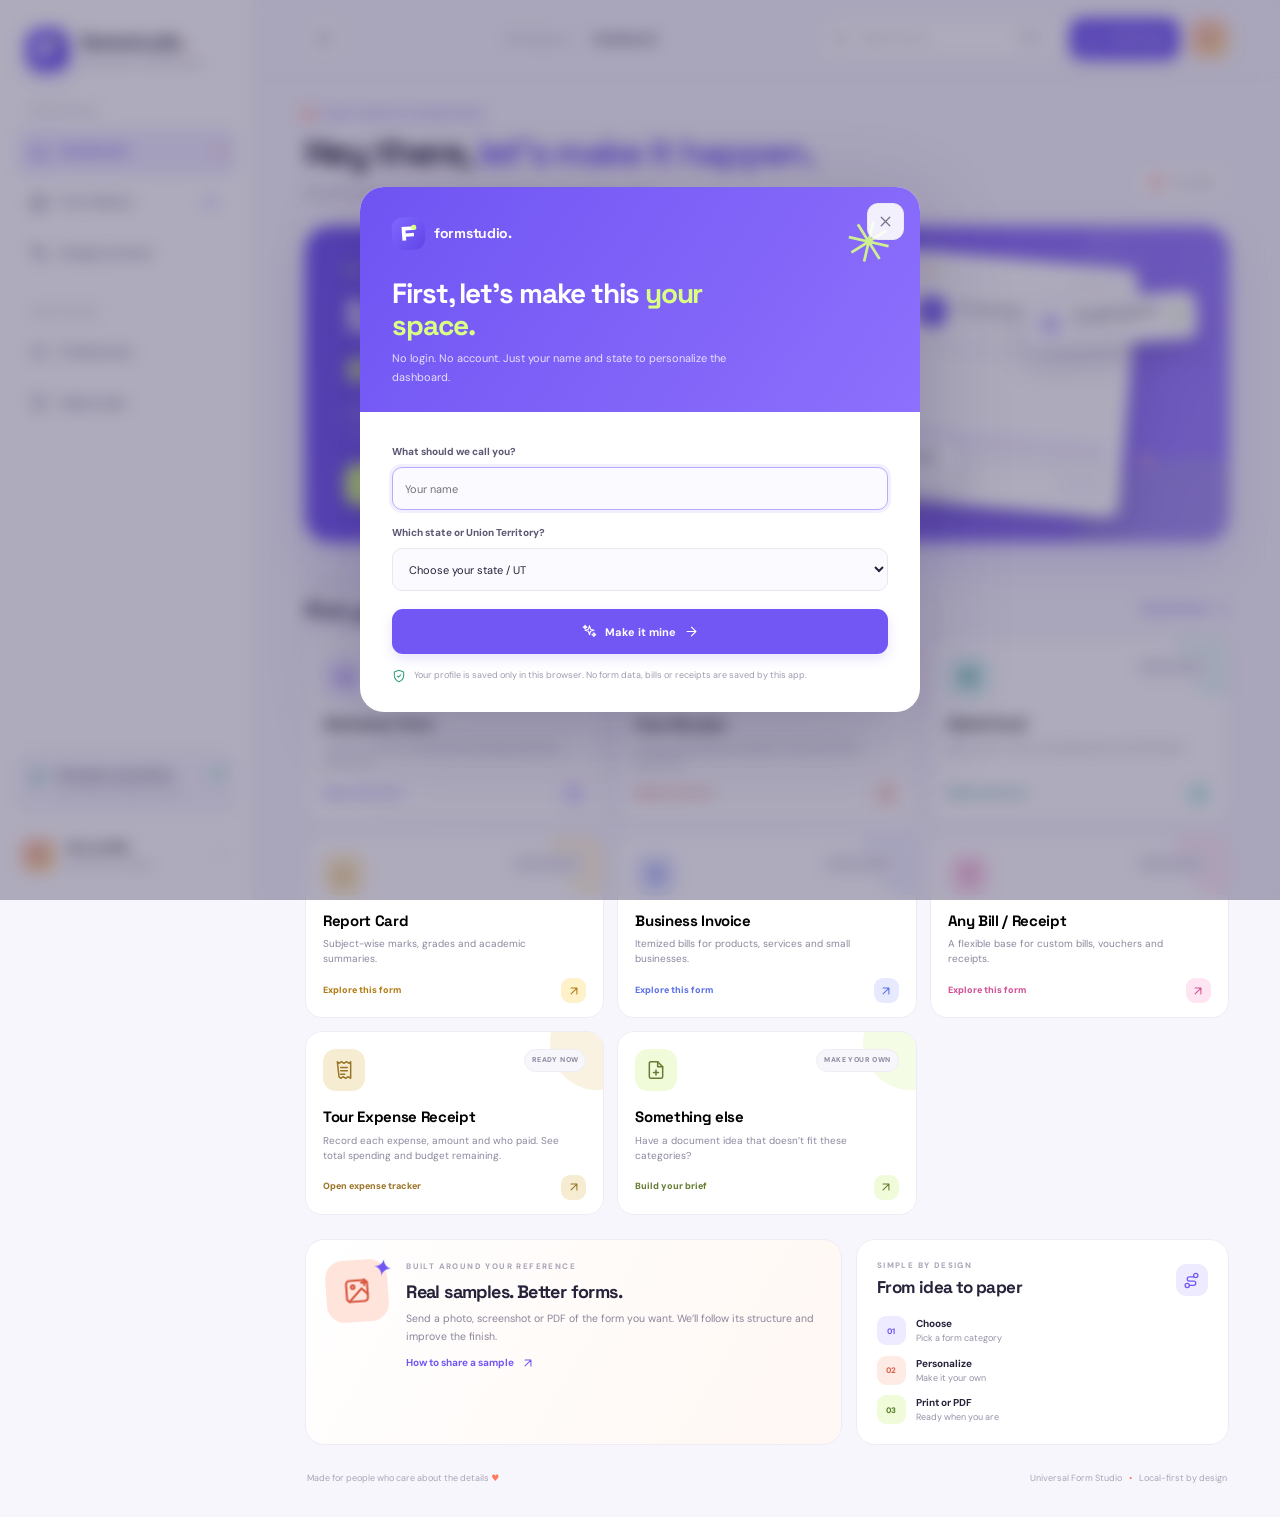
<file: index.html>
<!doctype html>
<html lang="en">
<head>
  <meta charset="utf-8">
  <meta name="viewport" content="width=device-width, initial-scale=1, viewport-fit=cover">
  <meta name="theme-color" content="#7257f5">
  <meta name="description" content="Universal Form Studio — create beautifully designed, editable forms with a vibrant, modern workspace.">
  <meta name="color-scheme" content="light">
  <title>Universal Form Studio</title>
  <link rel="icon" type="image/png" sizes="192x192" href="./icons/icon-192.png">
  <link rel="apple-touch-icon" href="./icons/icon-192.png">
  <link rel="manifest" href="./manifest.webmanifest">
  <link rel="stylesheet" href="./styles.css">
</head>
<body>
  <div class="app-shell">
    <aside class="sidebar" id="sidebar" aria-label="Main navigation">
      <a class="brand" href="#dashboard" data-nav="dashboard" aria-label="Universal Form Studio home">
        <span class="brand-mark"><svg viewBox="0 0 40 40" aria-hidden="true"><path d="M11 10.5h18v5H16.2v4.1h11.1v4.8H16.2v5.1H11z" fill="currentColor"/><path d="M27.8 8.4a3.6 3.6 0 1 1 0 7.2 3.6 3.6 0 0 1 0-7.2" fill="#D8FF80"/></svg></span>
        <span class="brand-copy"><strong>form<span>studio</span><i>.</i></strong><small>UNIVERSAL WORKSPACE</small></span>
      </a>

      <div class="sidebar-label">WORKSPACE</div>
      <nav class="nav-list">
        <button class="nav-link is-active" data-nav="dashboard"><span class="nav-icon" data-icon="home"></span><span>Dashboard</span><span class="nav-dot"></span></button>
        <button class="nav-link" data-nav="library"><span class="nav-icon" data-icon="grid"></span><span>Form library</span><span class="nav-count">06</span></button>
        <button class="nav-link" data-nav="process"><span class="nav-icon" data-icon="sparkles"></span><span>Design process</span></button>
      </nav>

      <div class="sidebar-label sidebar-label-spaced">YOUR SPACE</div>
      <nav class="nav-list">
        <button class="nav-link" data-nav="preferences"><span class="nav-icon" data-icon="sliders"></span><span>Preferences</span></button>
        <button class="nav-link" data-action="help"><span class="nav-icon" data-icon="circle-help"></span><span>Help & tips</span></button>
      </nav>

      <div class="sidebar-bottom">
        <div class="offline-card">
          <span class="offline-icon" data-icon="shield-check"></span>
          <div><strong>Your space, your device</strong><p>No account. No cloud records.</p></div>
          <span class="status-dot" title="Local-first"></span>
        </div>
        <button class="profile-mini" data-action="edit-profile">
          <span class="avatar" id="sidebarAvatar">U</span>
          <span class="profile-mini-copy"><strong id="sidebarName">Your profile</strong><small id="sidebarState">Set up your space</small></span>
          <span class="mini-more" data-icon="more-horizontal"></span>
        </button>
      </div>
    </aside>

    <main class="main-shell">
      <header class="topbar">
        <button class="mobile-menu icon-button" id="mobileMenu" aria-label="Open navigation" aria-expanded="false"><span data-icon="menu"></span></button>
        <div class="crumbs"><span class="crumb-muted">Workspace</span><span class="crumb-slash">/</span><strong id="crumbCurrent">Dashboard</strong></div>
        <div class="topbar-actions">
          <label class="searchbox" aria-label="Search forms">
            <span data-icon="search"></span>
            <input id="globalSearch" type="search" placeholder="Search forms..." autocomplete="off">
            <kbd>⌘ K</kbd>
          </label>
          <button class="install-button" id="installButton"><span data-icon="download"></span><span id="installButtonText">Install app</span></button>
          <button class="top-avatar" data-action="edit-profile" aria-label="Edit your profile"><span id="topAvatar">U</span></button>
        </div>
      </header>

      <div class="page-content">
        <section class="view is-visible" id="view-dashboard" data-view="dashboard">
          <div class="welcome-row">
            <div><div class="eyebrow"><span class="sparkle-dot"></span> YOUR CREATIVE WORKSPACE</div><h1 id="welcomeTitle">Hey there, <span>let’s make it happen.</span></h1><p class="lead" id="welcomeSubtitle">Beautiful paperwork starts here. What are we creating today?</p></div>
            <div class="date-pill"><span data-icon="calendar-days"></span><span id="todayDate">Today</span></div>
          </div>

          <section class="hero-card" aria-label="Create a form">
            <div class="hero-orb orb-one"></div><div class="hero-orb orb-two"></div><div class="hero-grid"></div>
            <div class="hero-content">
              <span class="hero-kicker"><span data-icon="wand-sparkles"></span> YOUR IDEAS, BEAUTIFULLY FORMED</span>
              <h2>Make forms feel<br><em>extraordinary.</em></h2>
              <p>Start with a category. We’ll shape each form around your real sample — no cookie-cutter templates.</p>
              <div class="hero-actions"><button class="button button-lime" data-action="create-form"><span data-icon="plus"></span>Create a form</button><button class="button button-glass" data-nav="library">Explore form library <span data-icon="arrow-up-right"></span></button></div>
            </div>
            <div class="hero-art" aria-hidden="true">
              <div class="art-spark spark-a">✳</div><div class="art-spark spark-b">✦</div>
              <div class="floating-note note-top"><span class="note-icon note-purple" data-icon="file-check-2"></span><span><b>Thoughtful layouts</b><small>Made for real use</small></span><span class="note-tick">✓</span></div>
              <div class="preview-paper"><div class="paper-top"><span class="paper-dot"></span><span class="paper-dot"></span><span class="paper-dot"></span><small>PREVIEW / 01</small></div><div class="paper-brand"><span class="paper-logo">f.</span><span><b>YOUR ORGANIZATION</b><small>Document title goes here</small></span></div><div class="paper-line paper-line-wide"></div><div class="paper-line paper-line-short"></div><div class="paper-fields"><span></span><span></span><span></span><span></span></div><div class="paper-table"><i></i><i></i><i></i><i></i><i></i><i></i></div><div class="paper-bottom"><span></span><span></span></div></div>
              <div class="floating-note note-bottom"><span class="note-icon note-coral" data-icon="scan-line"></span><span><b>Print-ready</b><small>Careful A4 spacing</small></span></div>
            </div>
          </section>

          <section class="section-block quick-section">
            <div class="section-heading"><div><span class="eyebrow eyebrow-muted">A GOOD PLACE TO START</span><h2>Pick your starting point <span class="heading-star">✳</span></h2></div><button class="text-button" data-nav="library">View all forms <span data-icon="arrow-right"></span></button></div>
            <div class="category-grid" id="dashboardCategories"></div>
          </section>

          <section class="bottom-grid">
            <div class="sample-banner">
              <div class="sample-sticker" aria-hidden="true"><span data-icon="image-plus"></span><span class="sticker-star">✦</span></div>
              <div class="sample-copy"><span class="eyebrow eyebrow-muted">BUILT AROUND YOUR REFERENCE</span><h3>Real samples. Better forms.</h3><p>Send a photo, screenshot or PDF of the form you want. We’ll follow its structure and improve the finish.</p><button class="text-button" data-action="sample-guide">How to share a sample <span data-icon="arrow-up-right"></span></button></div>
            </div>
            <div class="steps-card"><div class="section-heading compact"><div><span class="eyebrow eyebrow-muted">SIMPLE BY DESIGN</span><h3>From idea to paper</h3></div><span class="steps-icon" data-icon="route"></span></div><div class="mini-steps"><div class="mini-step"><span class="step-number step-purple">01</span><span><b>Choose</b><small>Pick a form category</small></span></div><div class="mini-step"><span class="step-number step-coral">02</span><span><b>Personalize</b><small>Make it your own</small></span></div><div class="mini-step"><span class="step-number step-lime">03</span><span><b>Print or PDF</b><small>Ready when you are</small></span></div></div></div>
          </section>
          <footer class="page-footer"><span>Made for people who care about the details <span class="footer-heart">♥</span></span><span>Universal Form Studio <i>•</i> Local-first by design</span></footer>
        </section>

        <section class="view" id="view-library" data-view="library">
          <div class="page-intro"><div><div class="eyebrow"><span class="sparkle-dot"></span> THE FORM COLLECTION</div><h1>Find your <span>starting point.</span></h1><p class="lead">Every category is a starting point, not a locked template. We’ll design it from your reference.</p></div><button class="button button-primary" data-action="create-form"><span data-icon="plus"></span> Create a form</button></div>
          <div class="library-toolbar"><div class="filter-tabs" id="filterTabs"><button class="filter-tab is-active" data-filter="All">All forms <span>06</span></button><button class="filter-tab" data-filter="Education">Education</button><button class="filter-tab" data-filter="Business">Business</button><button class="filter-tab" data-filter="General">General</button></div><div class="library-search"><span data-icon="search"></span><input id="librarySearch" type="search" placeholder="Search categories..."></div></div>
          <div class="library-grid" id="libraryCategories"></div>
          <div class="library-note"><span class="note-burst" data-icon="sparkles"></span><div><strong>Something specific in mind?</strong><p>Use the custom category to describe your document. No need to fit your work into a preset.</p></div><button class="text-button" data-action="custom-form">Start custom <span data-icon="arrow-right"></span></button></div>
          <footer class="page-footer"><span>Made for people who care about the details <span class="footer-heart">♥</span></span><span>Universal Form Studio <i>•</i> Local-first by design</span></footer>
        </section>

        <section class="view" id="view-process" data-view="process">
          <div class="page-intro"><div><div class="eyebrow"><span class="sparkle-dot"></span> OUR DESIGN PROMISE</div><h1>No random forms.<br><span>Just thoughtful ones.</span></h1><p class="lead">The dashboard is ready. Each document design will follow the real sample you send, one by one.</p></div><div class="intro-art"><span data-icon="palette"></span><span class="intro-art-star">✳</span></div></div>
          <div class="process-grid"><article class="process-card process-purple"><span class="process-number">01 / REFERENCE</span><span class="process-icon" data-icon="files"></span><h2>Start with the real thing.</h2><p>Share a photo, PDF or screenshot. We’ll study the hierarchy, fields, spacing and what the document needs to do.</p><div class="process-foot">YOUR SAMPLE <span data-icon="arrow-up-right"></span></div></article><article class="process-card process-coral"><span class="process-number">02 / DESIGN</span><span class="process-icon" data-icon="panels-top-left"></span><h2>Give it the right treatment.</h2><p>Professional layout, intentional typography and the right amount of colour — with function before decoration.</p><div class="process-foot">PURPOSEFUL DESIGN <span data-icon="sparkles"></span></div></article><article class="process-card process-lime"><span class="process-number">03 / CUSTOMIZE</span><span class="process-icon" data-icon="sliders-horizontal"></span><h2>Make it yours.</h2><p>Organization name, logo, fields, labels and layout should be editable instead of permanently locked.</p><div class="process-foot">YOUR RULES <span data-icon="check-circle-2"></span></div></article><article class="process-card process-aqua"><span class="process-number">04 / OUTPUT</span><span class="process-icon" data-icon="printer"></span><h2>Ready for real paperwork.</h2><p>Readable A4 output, well-managed page breaks and an interface that stays out of your printed document.</p><div class="process-foot">PRINT / PDF <span data-icon="arrow-up-right"></span></div></article></div>
          <div class="process-callout"><span data-icon="message-circle"></span><div><strong>Ready to design the first form?</strong><p>Send your first reference in this ChatGPT conversation and tell me which form it is.</p></div><button class="button button-primary" data-action="sample-guide">See sample tips <span data-icon="arrow-right"></span></button></div>
          <footer class="page-footer"><span>Made for people who care about the details <span class="footer-heart">♥</span></span><span>Universal Form Studio <i>•</i> Local-first by design</span></footer>
        </section>

        <section class="view" id="view-preferences" data-view="preferences">
          <div class="page-intro"><div><div class="eyebrow"><span class="sparkle-dot"></span> YOUR WORKSPACE</div><h1>Make yourself <span>at home.</span></h1><p class="lead">A few small preferences. No account, no server profile and no saved form records.</p></div><div class="preferences-art"><span data-icon="sliders-horizontal"></span></div></div>
          <div class="settings-layout"><section class="settings-card"><div class="settings-title"><span class="settings-icon settings-purple" data-icon="user-round"></span><div><h2>Your display profile</h2><p>Only used to personalize your dashboard on this browser.</p></div></div><form id="profileForm" class="profile-form"><label for="settingsName">Your name</label><input id="settingsName" name="name" maxlength="60" placeholder="Enter your name" required><label for="settingsState">State / Union Territory</label><select id="settingsState" name="state" required></select><div class="form-actions"><button class="button button-primary" type="submit"><span data-icon="check"></span> Save preferences</button><button class="button button-quiet" id="resetProfile" type="button">Clear profile</button></div><p class="settings-help">Your name and state are stored only in this browser’s local storage. This app does not send them to a server.</p></form></section><section class="settings-card"><div class="settings-title"><span class="settings-icon settings-lime" data-icon="smartphone"></span><div><h2>Install the app</h2><p>Add Universal Form Studio to your home screen.</p></div></div><div class="install-info"><div class="install-info-row"><span data-icon="zap"></span><span><b>Fast to open</b><small>Launch it like an app.</small></span></div><div class="install-info-row"><span data-icon="wifi-off"></span><span><b>Offline shell</b><small>After the first successful load, core screens can open offline.</small></span></div><div class="install-info-row"><span data-icon="shield-check"></span><span><b>No cloud records</b><small>No forms or payment records are stored by this app.</small></span></div></div><button class="button button-lime button-wide" id="settingsInstall"><span data-icon="download"></span> Install Universal Form Studio</button><p class="settings-help" id="installStatus">Install availability depends on your browser and whether the site is served over HTTPS.</p></section><section class="settings-card settings-wide"><div class="settings-title"><span class="settings-icon settings-coral" data-icon="database-zap"></span><div><h2>Local-first, by design</h2><p>What this version does and doesn’t keep.</p></div></div><div class="privacy-grid"><div><span class="privacy-check" data-icon="check"></span><b>Kept on this browser</b><p>Your display name and state preference only.</p></div><div><span class="privacy-no" data-icon="x"></span><b>Not stored as records</b><p>Created forms, student data, bills and payment history are not saved.</p></div><div><span class="privacy-no" data-icon="cloud-off"></span><b>No sign-in or backend</b><p>This is a standalone front-end app with no database connection.</p></div></div></section></div>
          <footer class="page-footer"><span>Made for people who care about the details <span class="footer-heart">♥</span></span><span>Universal Form Studio <i>•</i> Local-first by design</span></footer>
        </section>
      </div>
    </main>
  </div>

  <div class="mobile-scrim" id="mobileScrim"></div>
  <nav class="mobile-bottom-nav" aria-label="Mobile navigation"><button class="mobile-nav-link is-active" data-nav="dashboard"><span data-icon="home"></span><small>Home</small></button><button class="mobile-nav-link" data-nav="library"><span data-icon="grid"></span><small>Forms</small></button><button class="mobile-nav-create" data-action="create-form" aria-label="Create a form"><span data-icon="plus"></span></button><button class="mobile-nav-link" data-nav="process"><span data-icon="sparkles"></span><small>Process</small></button><button class="mobile-nav-link" data-nav="preferences"><span data-icon="sliders"></span><small>Settings</small></button></nav>

  <div class="modal-backdrop" id="modalBackdrop" hidden>
    <section class="modal" id="modal" role="dialog" aria-modal="true" aria-labelledby="modalTitle" tabindex="-1">
      <button class="modal-close icon-button" id="modalClose" aria-label="Close dialog"><span data-icon="x"></span></button>
      <div class="modal-content" id="modalContent"></div>
    </section>
  </div>

  <div class="toast-region" id="toastRegion" aria-live="polite" aria-atomic="true"></div>
  <script src="./app.js" defer></script>
</body>
</html>
</file>
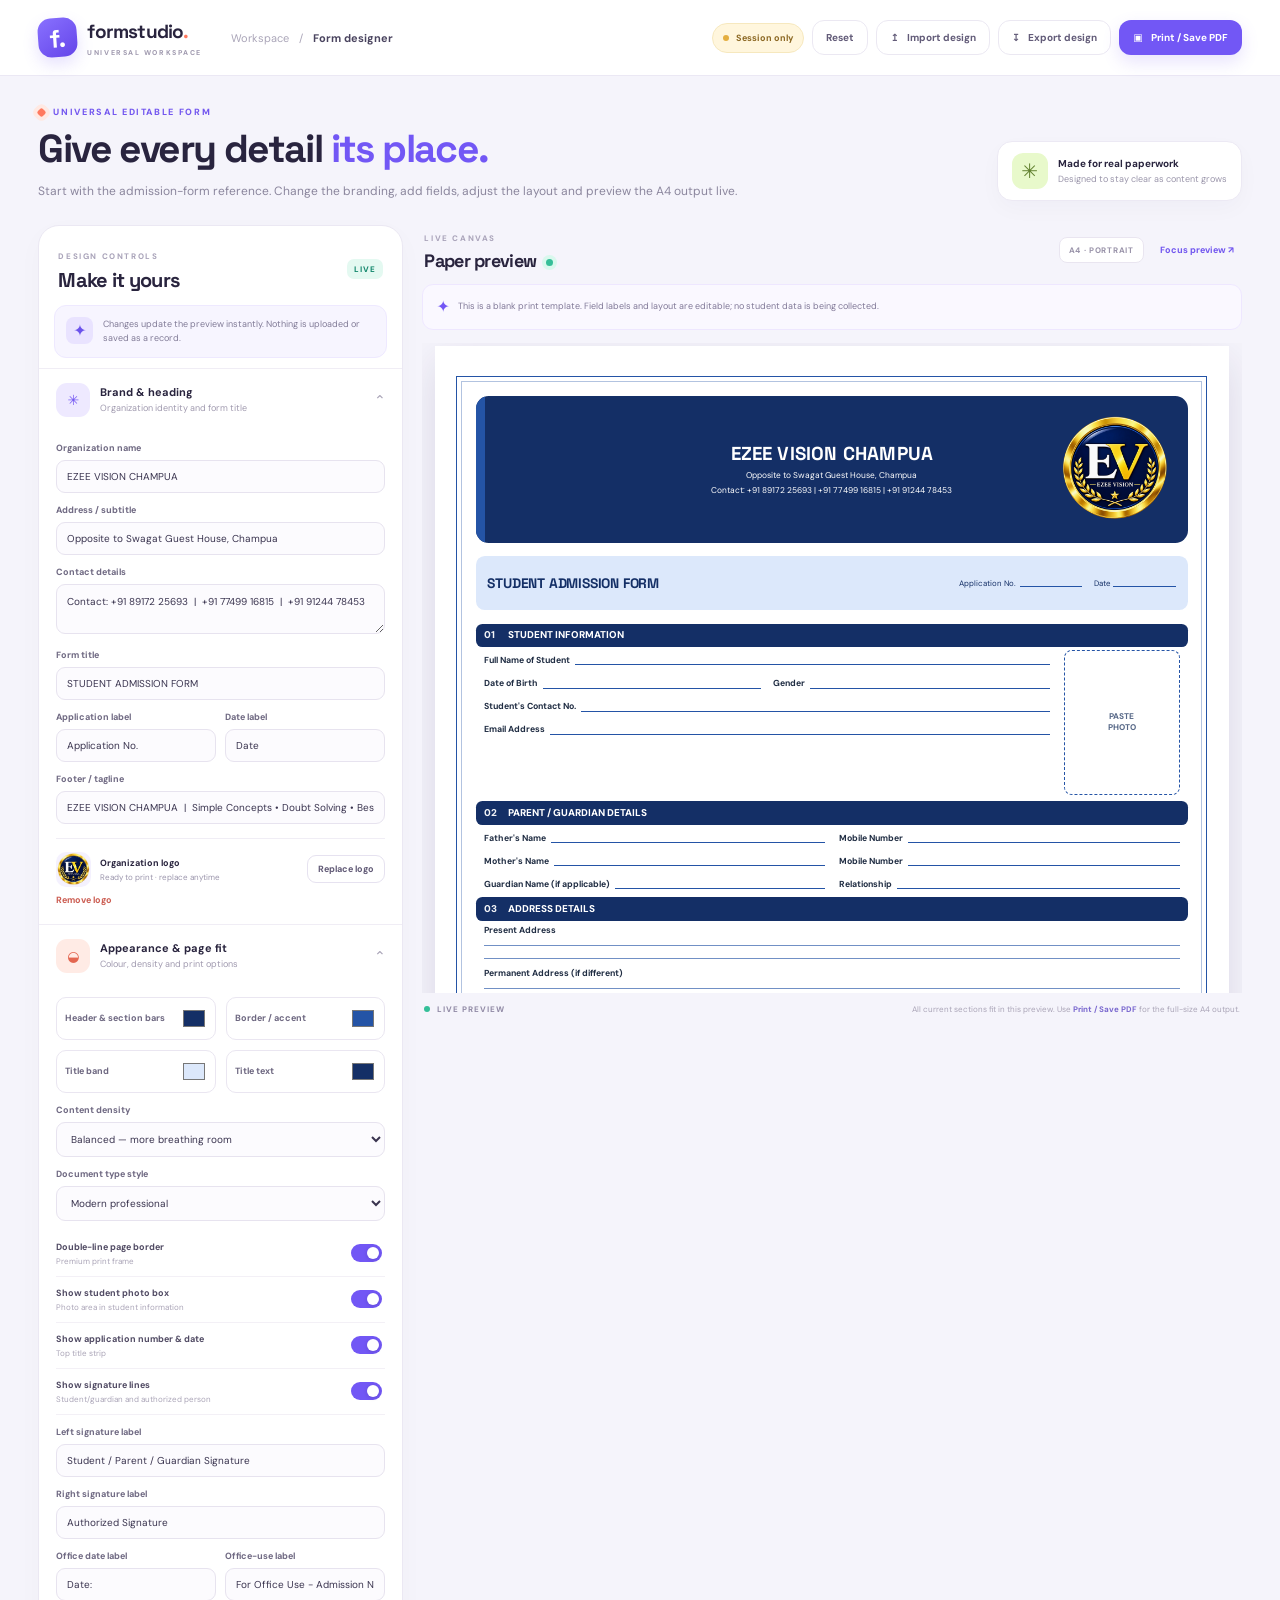
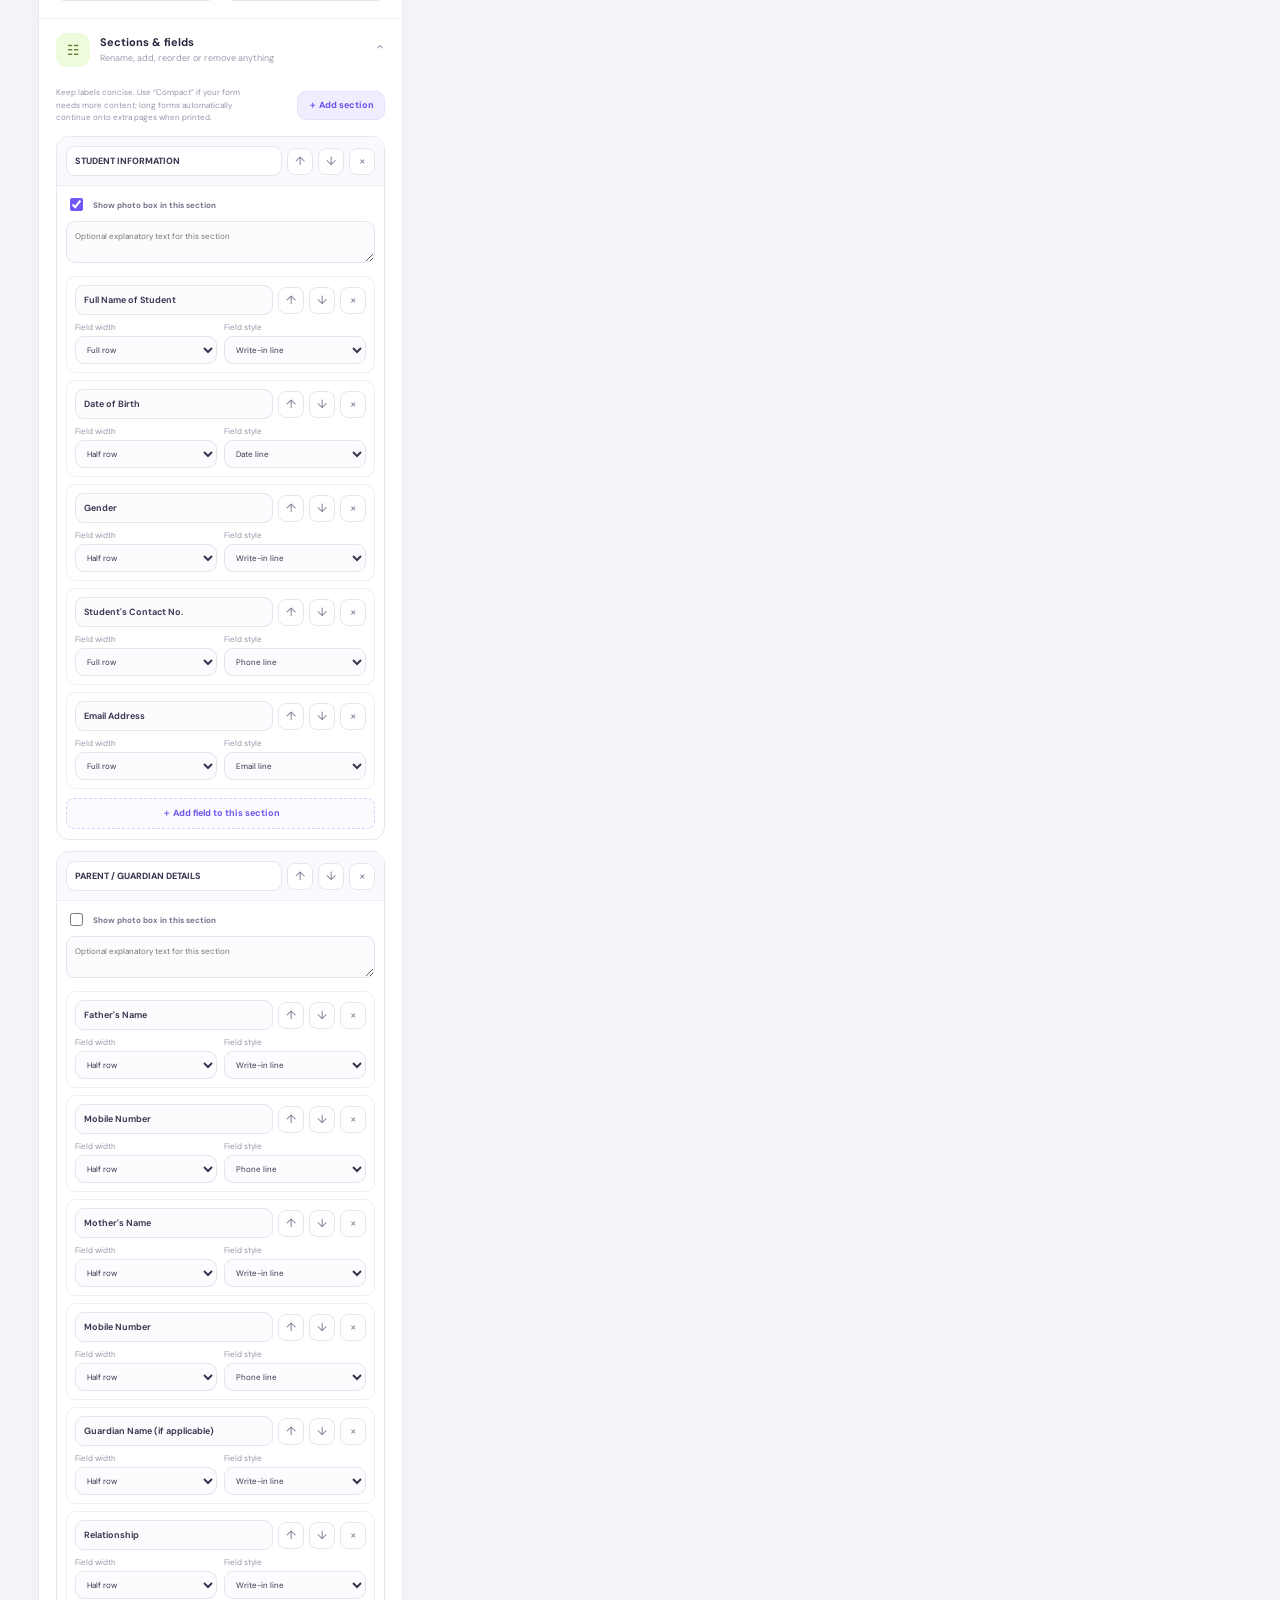
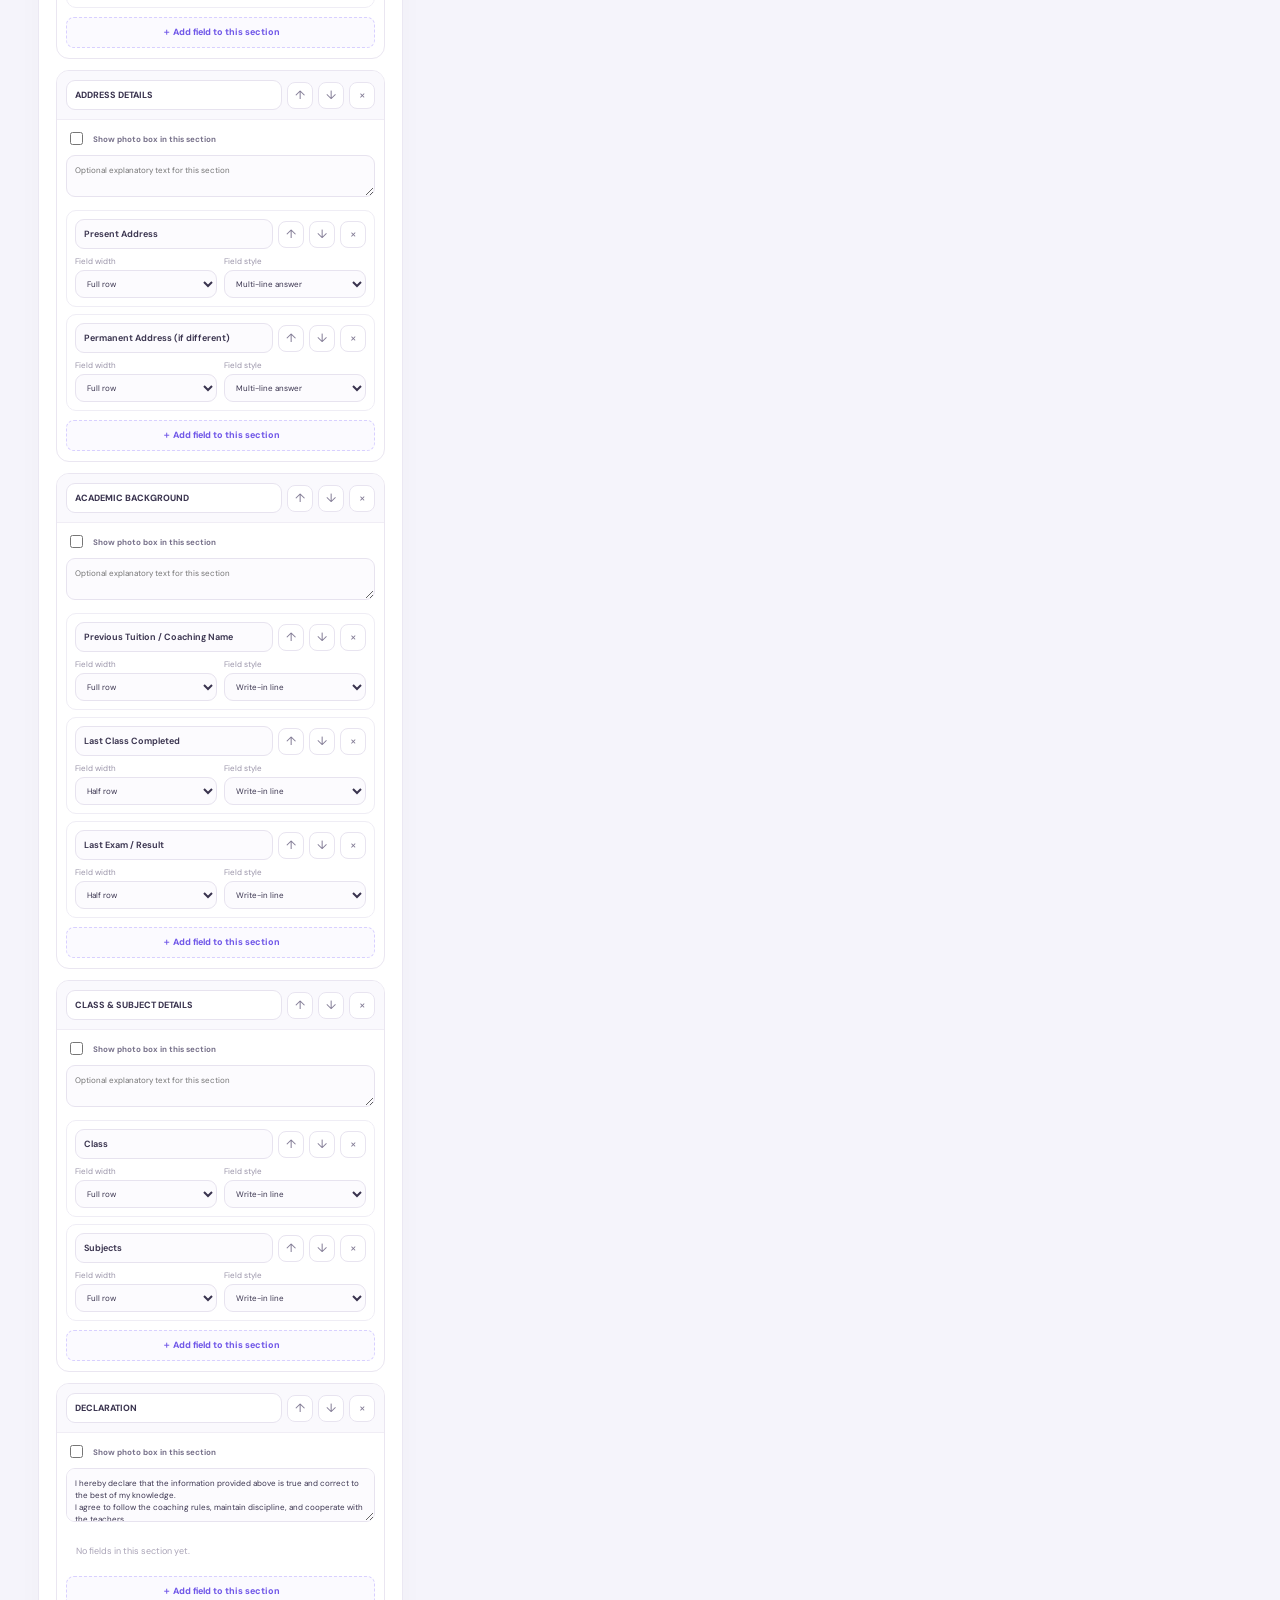
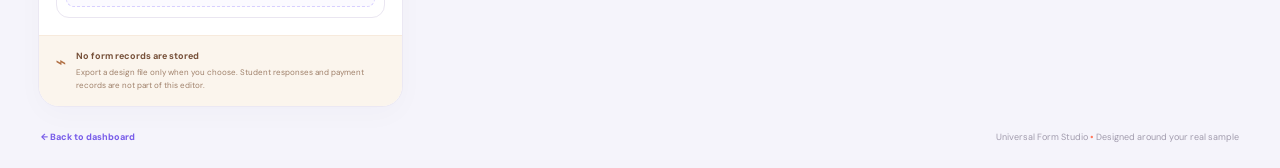
<file: builder.html>
<!doctype html>
<html lang="en">
<head>
  <meta charset="utf-8">
  <meta name="viewport" content="width=device-width, initial-scale=1, viewport-fit=cover">
  <meta name="theme-color" content="#7257f5">
  <meta name="description" content="Create a beautifully formatted, universal editable form with live A4 preview.">
  <title>Admission Form Designer · Universal Form Studio</title>
  <link rel="icon" type="image/png" sizes="192x192" href="./icons/icon-192.png">
  <link rel="manifest" href="./manifest.webmanifest">
  <link rel="stylesheet" href="./builder.css">
</head>
<body>
  <header class="builder-topbar">
    <a class="builder-brand" href="./index.html" aria-label="Back to Universal Form Studio">
      <span class="builder-brand-mark">f.</span><span><b>formstudio<span>.</span></b><small>UNIVERSAL WORKSPACE</small></span>
    </a>
    <div class="builder-breadcrumb"><a href="./index.html">Workspace</a><span>/</span><strong>Form designer</strong></div>
    <div class="topbar-actions">
      <span class="unsaved-pill"><i></i> Session only</span>
      <button class="btn btn-quiet" id="resetDesignBtn" type="button">Reset</button>
      <button class="btn btn-quiet" id="importDesignBtn" type="button"><span aria-hidden="true">↥</span> Import design</button>
      <button class="btn btn-quiet" id="exportDesignBtn" type="button"><span aria-hidden="true">↧</span> Export design</button>
      <button class="btn btn-primary" id="printBtn" type="button"><span aria-hidden="true">▣</span> Print / Save PDF</button>
      <input id="importDesignFile" type="file" accept="application/json,.json" hidden>
    </div>
  </header>

  <main class="builder-main">
    <div class="builder-heading">
      <div>
        <div class="eyebrow"><span class="eyebrow-spark"></span> UNIVERSAL EDITABLE FORM</div>
        <h1>Give every detail <span>its place.</span></h1>
        <p>Start with the admission-form reference. Change the branding, add fields, adjust the layout and preview the A4 output live.</p>
      </div>
      <div class="heading-chip"><span>✳</span><div><b>Made for real paperwork</b><small>Designed to stay clear as content grows</small></div></div>
    </div>

    <div class="editor-workspace">
      <aside class="editor-panel" aria-label="Form design controls">
        <div class="panel-head"><div><span class="eyebrow-small">DESIGN CONTROLS</span><h2>Make it yours</h2></div><span class="panel-status">LIVE</span></div>
        <div class="panel-intro"><span class="panel-intro-icon">✦</span><p>Changes update the preview instantly. Nothing is uploaded or saved as a record.</p></div>

        <details class="control-group" open>
          <summary><span class="summary-icon summary-purple">✳</span><span><b>Brand & heading</b><small>Organization identity and form title</small></span><span class="summary-chevron">⌄</span></summary>
          <div class="control-body">
            <label class="control-label" for="orgName">Organization name</label><input id="orgName" data-brand="orgName" maxlength="100" value="EZEE VISION CHAMPUA">
            <label class="control-label" for="orgAddress">Address / subtitle</label><input id="orgAddress" data-brand="orgAddress" maxlength="150" value="Opposite to Swagat Guest House, Champua">
            <label class="control-label" for="orgContact">Contact details</label><textarea id="orgContact" data-brand="orgContact" rows="2" maxlength="220">Contact: +91 89172 25693  |  +91 77499 16815  |  +91 91244 78453</textarea>
            <label class="control-label" for="docTitle">Form title</label><input id="docTitle" data-brand="docTitle" maxlength="100" value="STUDENT ADMISSION FORM">
            <div class="control-two-col"><div><label class="control-label" for="applicationLabel">Application label</label><input id="applicationLabel" data-brand="applicationLabel" maxlength="35" value="Application No."></div><div><label class="control-label" for="dateLabel">Date label</label><input id="dateLabel" data-brand="dateLabel" maxlength="25" value="Date"></div></div>
            <label class="control-label" for="footerText">Footer / tagline</label><input id="footerText" data-brand="footerText" maxlength="160" value="EZEE VISION CHAMPUA  |  Simple Concepts • Doubt Solving • Best Explanation">
            <div class="logo-control-row"><div class="logo-status"><span class="mini-logo" id="logoMiniPreview">EV</span><span><b>Organization logo</b><small id="logoStatusText">Reference logo loaded</small></span></div><label class="btn btn-small btn-outline" for="logoUpload">Replace logo</label><input id="logoUpload" type="file" accept="image/*" hidden></div>
            <button class="text-action danger-text" type="button" id="removeLogoBtn">Remove logo</button>
          </div>
        </details>

        <details class="control-group" open>
          <summary><span class="summary-icon summary-coral">◒</span><span><b>Appearance & page fit</b><small>Colour, density and print options</small></span><span class="summary-chevron">⌄</span></summary>
          <div class="control-body">
            <div class="colour-row"><label for="headerColor"><span>Header & section bars</span><input type="color" id="headerColor" data-style="headerColor" value="#142f66"></label><label for="accentColor"><span>Border / accent</span><input type="color" id="accentColor" data-style="accentColor" value="#2454a6"></label></div>
            <div class="colour-row"><label for="bandColor"><span>Title band</span><input type="color" id="bandColor" data-style="bandColor" value="#dce8fb"></label><label for="titleInk"><span>Title text</span><input type="color" id="titleInk" data-style="titleInk" value="#142f66"></label></div>
            <label class="control-label" for="density">Content density</label><select id="density" data-style="density"><option value="balanced">Balanced — more breathing room</option><option value="compact">Compact — more fields per page</option></select>
            <label class="control-label" for="pageFont">Document type style</label><select id="pageFont" data-style="pageFont"><option value="modern">Modern professional</option><option value="classic">Classic formal</option></select>
            <div class="toggle-list">
              <label><span><b>Double-line page border</b><small>Premium print frame</small></span><input type="checkbox" id="doubleBorder" data-style="doubleBorder" checked></label>
              <label><span><b>Show student photo box</b><small>Photo area in student information</small></span><input type="checkbox" id="showPhoto" data-style="showPhoto" checked></label>
              <label><span><b>Show application number & date</b><small>Top title strip</small></span><input type="checkbox" id="showMeta" data-style="showMeta" checked></label>
              <label><span><b>Show signature lines</b><small>Student/guardian and authorized person</small></span><input type="checkbox" id="showSignatures" data-style="showSignatures" checked></label>
            </div>
            <label class="control-label" for="signatureLeft">Left signature label</label><input id="signatureLeft" data-brand="signatureLeft" value="Student / Parent / Guardian Signature" maxlength="70">
            <label class="control-label" for="signatureRight">Right signature label</label><input id="signatureRight" data-brand="signatureRight" value="Authorized Signature" maxlength="70">
            <div class="control-two-col"><div><label class="control-label" for="officeDateLabel">Office date label</label><input id="officeDateLabel" data-brand="officeDateLabel" value="Date:" maxlength="30"></div><div><label class="control-label" for="officeUseLabel">Office-use label</label><input id="officeUseLabel" data-brand="officeUseLabel" value="For Office Use - Admission No.:" maxlength="70"></div></div>
          </div>
        </details>

        <details class="control-group section-controls" open>
          <summary><span class="summary-icon summary-lime">☷</span><span><b>Sections & fields</b><small>Rename, add, reorder or remove anything</small></span><span class="summary-chevron">⌄</span></summary>
          <div class="control-body">
            <div class="section-tools-intro"><p>Keep labels concise. Use “Compact” if your form needs more content; long forms automatically continue onto extra pages when printed.</p><button class="btn btn-small btn-purple-soft" id="addSectionBtn" type="button">＋ Add section</button></div>
            <div id="sectionsEditor" class="sections-editor"></div>
          </div>
        </details>
        <div class="panel-footnote"><span>⌁</span><div><b>No form records are stored</b><small>Export a design file only when you choose. Student responses and payment records are not part of this editor.</small></div></div>
      </aside>

      <section class="preview-column" aria-label="Live document preview">
        <div class="preview-toolbar"><div><span class="eyebrow-small">LIVE CANVAS</span><h2>Paper preview <span class="live-dot"></span></h2></div><div class="preview-tools"><span class="paper-size">A4 · PORTRAIT</span><button id="previewModeBtn" class="preview-mode-btn" type="button">Focus preview ↗</button></div></div>
        <div class="preview-hint"><span>✦</span> This is a blank print template. Field labels and layout are editable; no student data is being collected.</div>
        <div class="preview-stage" id="previewStage">
          <div id="documentPreview" class="document-pages" aria-label="Live A4 form preview"></div>
        </div>
        <div class="preview-footer"><span><i></i> LIVE PREVIEW</span><span id="fitMessage">Use <b>Print / Save PDF</b> for the full-size A4 output.</span></div>
      </section>
    </div>
    <footer class="builder-footer"><a href="./index.html">← Back to dashboard</a><span>Universal Form Studio <b>•</b> Designed around your real sample</span></footer>
  </main>
  <div class="mobile-editor-actions"><button id="mobilePreviewBtn" class="btn btn-quiet" type="button">Preview</button><button class="btn btn-primary" id="mobilePrintBtn" type="button">Print / Save PDF</button></div>
  <div class="focus-preview-overlay" id="focusPreviewOverlay" hidden><div class="focus-preview-header"><span><b>Document preview</b><small>Live A4 canvas</small></span><button id="closeFocusPreview" class="btn btn-quiet" type="button">Close ✕</button></div><div class="focus-preview-stage" id="focusPreviewStage"></div></div>
  <div class="builder-toast" id="builderToast" aria-live="polite"></div>
  <script src="./builder.js" defer></script>
</body>
</html>
</file>
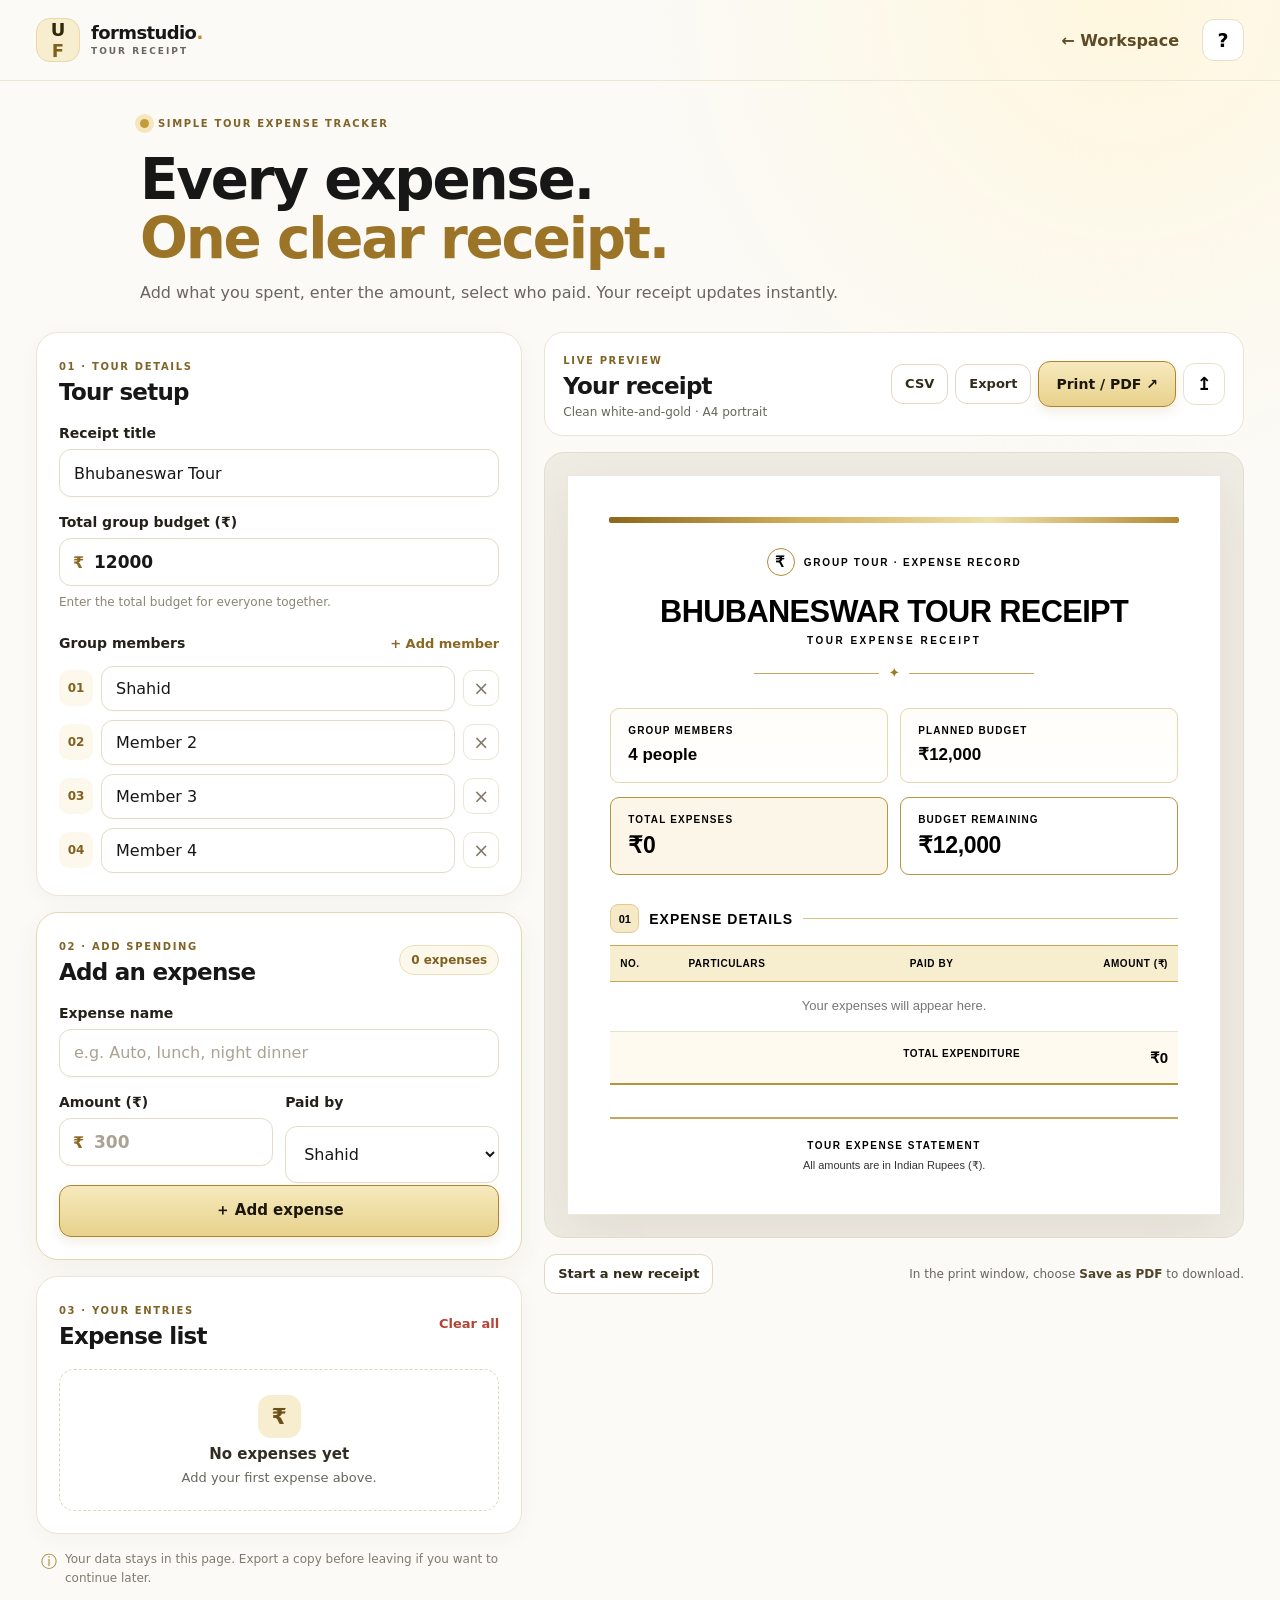
<file: tour-receipt.html>
<!doctype html>
<html lang="en">
<head>
  <meta charset="utf-8">
  <meta name="viewport" content="width=device-width, initial-scale=1, viewport-fit=cover">
  <meta name="theme-color" content="#f7edcf">
  <meta name="description" content="A simple live tour expense receipt with a clean A4 print layout.">
  <meta name="color-scheme" content="light">
  <title>Tour Receipt · Universal Form Studio</title>
  <link rel="icon" type="image/png" sizes="192x192" href="./icons/icon-192.png">
  <link rel="manifest" href="./manifest.webmanifest">
  <link rel="stylesheet" href="./tour-receipt.css">
</head>
<body class="tour-app">
  <header class="topbar no-print">
    <a class="brand" href="./index.html" aria-label="Back to Universal Form Studio">
      <span class="brand-mark">U<span>F</span></span>
      <span class="brand-copy"><strong>formstudio<span>.</span></strong><small>TOUR RECEIPT</small></span>
    </a>
    <div class="top-actions">
      <a class="quiet-button" href="./index.html">← Workspace</a>
      <button class="icon-button" type="button" id="helpButton" aria-label="Help">?</button>
    </div>
  </header>

  <main class="page-shell">
    <section class="page-intro no-print">
      <span class="eyebrow"><i></i> SIMPLE TOUR EXPENSE TRACKER</span>
      <h1>Every expense.<br><span>One clear receipt.</span></h1>
      <p>Add what you spent, enter the amount, select who paid. Your receipt updates instantly.</p>
    </section>

    <div class="workspace">
      <section class="editor no-print" aria-label="Tour expense editor">
        <section class="panel">
          <div class="panel-heading"><div><span class="step-label">01 · TOUR DETAILS</span><h2>Tour setup</h2></div></div>
          <div class="field">
            <label for="tourName">Receipt title</label>
            <input id="tourName" type="text" maxlength="90" value="Bhubaneswar Tour" placeholder="e.g. Bhubaneswar Tour">
          </div>
          <div class="field">
            <label for="budgetAmount">Total group budget (₹)</label>
            <div class="money-input"><span>₹</span><input id="budgetAmount" type="number" min="0" max="999999999" step="1" inputmode="decimal" value="12000"></div>
            <small>Enter the total budget for everyone together.</small>
          </div>
          <div class="field members-field">
            <div class="field-label-row"><label>Group members</label><button class="text-button" type="button" id="addMemberButton">+ Add member</button></div>
            <div id="membersList" class="members-list"></div>
          </div>
        </section>

        <section class="panel expense-panel">
          <div class="panel-heading"><div><span class="step-label">02 · ADD SPENDING</span><h2>Add an expense</h2></div><span class="entry-count" id="entryCounter">0 expenses</span></div>
          <form id="expenseForm" class="expense-form">
            <div class="field">
              <label for="expenseName">Expense name</label>
              <input id="expenseName" name="name" type="text" required maxlength="100" placeholder="e.g. Auto, lunch, night dinner">
            </div>
            <div class="field-grid">
              <div class="field">
                <label for="expenseAmount">Amount (₹)</label>
                <div class="money-input"><span>₹</span><input id="expenseAmount" name="amount" type="number" required min="0.01" max="99999999" step="0.01" inputmode="decimal" placeholder="300"></div>
              </div>
              <div class="field">
                <label for="expensePayer">Paid by</label>
                <select id="expensePayer" name="payer" required></select>
              </div>
            </div>
            <button class="gold-button add-button" type="submit" id="expenseSubmit">＋ Add expense</button>
            <button class="secondary-button cancel-button" type="button" id="cancelEditButton" hidden>Cancel edit</button>
            <p class="form-error" id="expenseError" role="alert" hidden></p>
          </form>
        </section>

        <section class="panel entries-panel">
          <div class="panel-heading"><div><span class="step-label">03 · YOUR ENTRIES</span><h2>Expense list</h2></div><button class="text-button danger-text" type="button" id="clearExpensesButton">Clear all</button></div>
          <div id="expenseList" class="expense-list"><div class="empty-list"><span>₹</span><strong>No expenses yet</strong><small>Add your first expense above.</small></div></div>
        </section>
        <p class="privacy-note"><span>ⓘ</span> Your data stays in this page. Export a copy before leaving if you want to continue later.</p>
      </section>

      <section class="preview-column" aria-label="Live printable receipt">
        <div class="preview-toolbar no-print" id="previewToolbar">
          <div><span class="step-label">LIVE PREVIEW</span><h2>Your receipt</h2><p>Clean white-and-gold · A4 portrait</p></div>
          <div class="preview-actions">
            <button class="secondary-button" type="button" id="exportCsvButton">CSV</button>
            <button class="secondary-button" type="button" id="exportJsonButton">Export</button>
            <button class="gold-button print-button" type="button" id="printButton">Print / PDF ↗</button>
            <button class="icon-button import-button" type="button" id="importJsonButton" title="Import a saved receipt" aria-label="Import a saved receipt">↥</button>
            <input type="file" id="importJsonInput" accept=".json,application/json" hidden>
          </div>
        </div>
        <div class="preview-stage">
          <article class="receipt-paper" id="receiptPreview" aria-label="Bhubaneswar Tour Receipt preview">
            <div class="paper-gold-line"></div>
            <header class="receipt-header">
              <div class="receipt-overline"><span class="receipt-mark">₹</span><span>GROUP TOUR · EXPENSE RECORD</span></div>
              <h1 id="previewTitle">BHUBANESWAR TOUR RECEIPT</h1>
              <p class="receipt-subtitle">TOUR EXPENSE RECEIPT</p>
              <div class="title-divider"><span></span><b>✦</b><span></span></div>
            </header>

            <section class="receipt-meta" aria-label="Tour summary">
              <div class="meta-item"><span>GROUP MEMBERS</span><strong id="previewMembersCount">4 people</strong></div>
              <div class="meta-item"><span>PLANNED BUDGET</span><strong id="previewBudget">₹12,000</strong></div>
            </section>

            <section class="receipt-totals" aria-label="Expense totals">
              <div class="total-card"><span>TOTAL EXPENSES</span><strong id="previewSpent">₹0</strong></div>
              <div class="total-card"><span id="remainingLabel">BUDGET REMAINING</span><strong id="previewRemaining">₹12,000</strong></div>
            </section>

            <section class="receipt-expenses">
              <div class="receipt-section-title"><span>01</span><h2>EXPENSE DETAILS</h2><i></i></div>
              <table class="receipt-table">
                <thead><tr><th class="number-col">NO.</th><th>PARTICULARS</th><th>PAID BY</th><th class="amount-col">AMOUNT (₹)</th></tr></thead>
                <tbody id="previewExpenseRows"><tr class="empty-receipt-row"><td colspan="4">No expenses added yet.</td></tr></tbody>
                <tfoot><tr><td colspan="3">TOTAL EXPENDITURE</td><td id="previewTotalTable">₹0</td></tr></tfoot>
              </table>
            </section>

            <section class="receipt-notes" id="previewNotesSection" hidden><strong>NOTE</strong><p id="previewNotes"></p></section>
            <footer class="receipt-footer">
              <div class="footer-gold-line"></div>
              <strong>TOUR EXPENSE STATEMENT</strong>
              <span>All amounts are in Indian Rupees (₹).</span>
            </footer>
          </article>
        </div>
        <div class="preview-bottom no-print"><button type="button" class="secondary-button" id="resetTourButton">Start a new receipt</button><span>In the print window, choose <strong>Save as PDF</strong> to download.</span></div>
      </section>
    </div>
  </main>

  <dialog class="help-dialog" id="helpDialog"><form method="dialog"><button class="dialog-close" aria-label="Close help">×</button><span class="step-label">QUICK GUIDE</span><h2>Make a clear tour receipt</h2><ol><li>Enter the tour name and total group budget.</li><li>Add the names of everyone on the tour.</li><li>For each expense, enter its name, amount and who paid.</li><li>Check the live receipt, then print or save as PDF.</li></ol><p>Nothing is saved to a server. Use Export if you want to keep an editable copy.</p><button class="gold-button" value="close">Got it</button></form></dialog>
  <div class="mobile-actions no-print"><button type="button" id="mobilePreviewButton" class="secondary-button">View receipt ↓</button><button type="button" id="mobilePrintButton" class="gold-button">Print / PDF ↗</button></div>
  <div id="tourToast" class="toast" role="status" aria-live="polite"></div>
  <script src="./tour-receipt.js" defer></script>
</body>
</html>
</file>
<file: styles.css>
@import url('https://fonts.googleapis.com/css2?family=DM+Sans:wght@400;500;600;700&family=Space+Grotesk:wght@400;500;600;700&display=swap');
:root{--ink:#26223a;--muted:#827e96;--muted-2:#a5a1b4;--canvas:#f7f6fc;--surface:#fff;--line:#ebe9f3;--purple:#7257f5;--purple-dark:#5940df;--purple-pale:#eeeaff;--coral:#ff795f;--coral-pale:#ffebe5;--lime:#d9ff83;--lime-pale:#effbd9;--aqua:#a4eee5;--aqua-pale:#e1fbf6;--shadow:0 18px 44px rgba(56,42,109,.08);--radius:22px;--font-body:'DM Sans',Inter,ui-sans-serif,system-ui,-apple-system,BlinkMacSystemFont,'Segoe UI',sans-serif;--font-display:'Space Grotesk','DM Sans',sans-serif}
*{box-sizing:border-box}html{scroll-behavior:smooth}body{margin:0;background:var(--canvas);color:var(--ink);font-family:var(--font-body);font-size:14px;line-height:1.5;-webkit-font-smoothing:antialiased}button,input,select{font:inherit}button{cursor:pointer}button:focus-visible,a:focus-visible,input:focus-visible,select:focus-visible{outline:3px solid rgba(114,87,245,.28);outline-offset:3px}button:disabled{opacity:.55;cursor:not-allowed}svg{display:block;width:1.18em;height:1.18em;stroke:currentColor;fill:none;stroke-width:1.8;stroke-linecap:round;stroke-linejoin:round}.app-shell{min-height:100vh}.sidebar{position:fixed;z-index:30;inset:0 auto 0 0;width:254px;background:#fff;border-right:1px solid #eeecf5;display:flex;flex-direction:column;padding:28px 17px 18px;overflow-y:auto}.brand{display:flex;align-items:center;gap:11px;padding:0 9px 34px;text-decoration:none;color:var(--ink)}.brand-mark{width:43px;height:43px;display:grid;place-items:center;background:linear-gradient(135deg,#8068ff 0%,#6145e8 100%);color:#fff;border-radius:15px;box-shadow:0 9px 18px rgba(114,87,245,.22);transform:rotate(-4deg)}.brand-mark svg{width:37px;height:37px;stroke:none}.brand-copy{display:flex;flex-direction:column;line-height:1.07}.brand-copy strong{font-family:var(--font-display);font-size:21px;font-weight:700;letter-spacing:-1.1px}.brand-copy strong span{font-weight:500}.brand-copy strong i{color:var(--coral);font-style:normal}.brand-copy small{font-size:8px;font-weight:700;letter-spacing:1.5px;color:#9a95ae;margin-top:6px}.sidebar-label{padding:0 12px;color:#aaa6bb;font-size:9px;font-weight:700;letter-spacing:1.5px;margin-bottom:10px}.sidebar-label-spaced{margin-top:29px}.nav-list{display:grid;gap:5px}.nav-link{border:0;background:transparent;display:flex;align-items:center;gap:12px;text-align:left;color:#77728c;border-radius:12px;padding:12px 12px;min-height:46px;font-weight:600;font-size:12.5px;transition:background .2s,color .2s,transform .2s;position:relative}.nav-link:hover{background:#f7f5ff;color:var(--purple);transform:translateX(2px)}.nav-link.is-active{background:#efecff;color:var(--purple);font-weight:700}.nav-icon{width:19px;height:19px;display:grid;place-items:center;flex:0 0 auto}.nav-icon svg{width:18px;height:18px}.nav-dot{margin-left:auto;width:5px;height:5px;border-radius:99px;background:var(--coral);opacity:0;transition:opacity .2s}.nav-link.is-active .nav-dot{opacity:1}.nav-count{margin-left:auto;color:#8b7bfa;background:#fff;border-radius:7px;font-size:10px;padding:2px 7px}.sidebar-bottom{margin-top:auto;padding-top:22px}.offline-card{display:flex;align-items:flex-start;gap:10px;padding:13px 11px;background:#f7f6fd;border:1px solid #eeeaf9;border-radius:14px;margin-bottom:17px}.offline-icon{color:#36a78a;margin-top:2px}.offline-icon svg{width:18px;height:18px}.offline-card strong{font-size:10px;display:block}.offline-card p{font-size:9px;color:#9994ac;margin:3px 0 0}.status-dot{width:6px;height:6px;border-radius:50%;background:#48c99a;box-shadow:0 0 0 4px #dbf8ed;margin:4px 3px 0 auto;flex:0 0 auto}.profile-mini{width:100%;display:flex;align-items:center;gap:10px;border:0;background:transparent;padding:9px 4px;text-align:left;border-radius:12px}.profile-mini:hover{background:#faf9fe}.avatar,.top-avatar{width:35px;height:35px;flex:0 0 auto;display:grid;place-items:center;border-radius:12px;background:linear-gradient(135deg,#ffc2b4,#ffdf99);color:#7f4236;font-family:var(--font-display);font-weight:700}.profile-mini-copy{min-width:0;display:flex;flex:1;flex-direction:column}.profile-mini-copy strong{font-size:11px;max-width:136px;overflow:hidden;text-overflow:ellipsis;white-space:nowrap}.profile-mini-copy small{color:#a09bb0;font-size:10px;margin-top:2px}.mini-more{color:#aaa5ba}.main-shell{margin-left:254px;min-width:0}.topbar{position:sticky;top:0;z-index:20;display:flex;align-items:center;justify-content:space-between;gap:16px;min-height:78px;padding:15px clamp(24px,4vw,58px);background:rgba(247,246,252,.88);border-bottom:1px solid rgba(232,229,243,.85);backdrop-filter:blur(18px)}.crumbs{display:flex;align-items:center;gap:10px;color:#a09bb2;font-size:12px}.crumb-slash{color:#d2cedd}.crumbs strong{color:#3f3a54;font-weight:700}.topbar-actions{display:flex;align-items:center;gap:11px}.searchbox,.library-search{height:41px;display:flex;align-items:center;gap:9px;padding:0 11px;background:#fff;border:1px solid #ebe9f3;border-radius:12px;color:#9994aa;transition:border-color .2s,box-shadow .2s}.searchbox:focus-within,.library-search:focus-within{border-color:#c0b5ff;box-shadow:0 0 0 3px rgba(114,87,245,.09)}.searchbox input,.library-search input{border:0;outline:0;min-width:0;width:150px;background:transparent;color:var(--ink);font-size:11px}.searchbox input::placeholder,.library-search input::placeholder{color:#aaa6b8}.searchbox kbd{font-size:9px;color:#aaa5b5;background:#f8f7fb;border:1px solid #eeecf4;border-radius:5px;padding:2px 4px;white-space:nowrap}.install-button{height:41px;border:0;border-radius:12px;background:var(--purple);color:#fff;display:flex;align-items:center;justify-content:center;gap:8px;padding:0 14px;font-size:11px;font-weight:700;box-shadow:0 6px 13px rgba(114,87,245,.18);transition:transform .2s,background .2s,box-shadow .2s}.install-button:hover{background:#6045ed;transform:translateY(-2px);box-shadow:0 10px 20px rgba(114,87,245,.22)}.install-button svg{width:15px;height:15px}.top-avatar{border:0;width:39px;height:39px;border-radius:13px;font-size:12px;transition:transform .2s}.top-avatar:hover{transform:rotate(-5deg) scale(1.04)}.mobile-menu{display:none}.page-content{max-width:1540px;margin:0 auto;padding:30px clamp(24px,4vw,58px) 32px}.view{display:none;animation:viewIn .34s cubic-bezier(.2,.7,.2,1) both}.view.is-visible{display:block}@keyframes viewIn{from{opacity:0;transform:translateY(8px)}to{opacity:1;transform:translateY(0)}}.welcome-row,.page-intro{display:flex;align-items:flex-end;justify-content:space-between;gap:22px;margin-bottom:23px}.eyebrow{display:flex;align-items:center;gap:8px;color:var(--purple);font-size:9px;font-weight:800;letter-spacing:1.65px;margin-bottom:9px}.sparkle-dot{width:7px;height:7px;border-radius:2px;background:var(--coral);display:inline-block;transform:rotate(45deg);box-shadow:0 0 0 4px #ffe8e2}.welcome-row h1,.page-intro h1{font-family:var(--font-display);font-size:clamp(27px,3vw,37px);line-height:1.17;letter-spacing:-1.7px;margin:0;color:#29253d;font-weight:700}.welcome-row h1 span,.page-intro h1 span{color:var(--purple)}.lead{font-size:12px;color:#89849c;margin:9px 0 0;max-width:610px;line-height:1.7}.date-pill{display:flex;align-items:center;gap:8px;white-space:nowrap;color:#858097;background:#fff;border:1px solid #ece9f5;padding:9px 12px;border-radius:12px;font-size:10px;font-weight:600;margin-bottom:3px}.date-pill svg{color:var(--coral);width:15px;height:15px}.hero-card{position:relative;isolation:isolate;display:flex;align-items:center;min-height:310px;border-radius:25px;overflow:hidden;background:linear-gradient(112deg,#7054f3 0%,#8061f5 47%,#9a80ff 100%);box-shadow:0 18px 42px rgba(114,87,245,.17);margin:0 0 37px;color:#fff}.hero-content{position:relative;z-index:3;padding:37px 40px;max-width:58%}.hero-kicker{display:flex;align-items:center;gap:7px;font-size:9px;letter-spacing:1.35px;font-weight:800;color:#e8e1ff}.hero-kicker svg{width:15px;height:15px;color:var(--lime)}.hero-content h2{font-family:var(--font-display);font-size:clamp(31px,3.7vw,48px);line-height:1.03;letter-spacing:-2.2px;margin:15px 0 12px;font-weight:700}.hero-content h2 em{font-style:normal;color:var(--lime)}.hero-content p{font-size:11.5px;line-height:1.7;color:#e9e4ff;max-width:370px;margin:0}.hero-actions{display:flex;flex-wrap:wrap;align-items:center;gap:10px;margin-top:22px}.button{border:0;border-radius:11px;min-height:41px;display:inline-flex;align-items:center;justify-content:center;gap:8px;padding:0 15px;font-size:11px;font-weight:700;transition:transform .2s cubic-bezier(.2,.8,.2,1),box-shadow .2s,background .2s,color .2s}.button:hover{transform:translateY(-2px)}.button svg{width:15px;height:15px}.button-lime{background:var(--lime);color:#2f3a1c;box-shadow:0 6px 14px rgba(31,39,18,.12)}.button-lime:hover{background:#e5ffab;box-shadow:0 9px 19px rgba(31,39,18,.16)}.button-glass{border:1px solid rgba(255,255,255,.23);background:rgba(255,255,255,.1);color:#fff}.button-glass:hover{background:rgba(255,255,255,.19)}.button-primary{background:var(--purple);color:white;box-shadow:0 5px 12px rgba(114,87,245,.17)}.button-primary:hover{background:var(--purple-dark);box-shadow:0 9px 18px rgba(114,87,245,.23)}.button-quiet{background:#f3f1fa;color:#6f6a84}.button-quiet:hover{background:#eae6f8}.button-wide{width:100%;margin-top:13px}.hero-grid{position:absolute;inset:0;z-index:-1;opacity:.11;background-image:linear-gradient(rgba(255,255,255,.55) 1px,transparent 1px),linear-gradient(90deg,rgba(255,255,255,.55) 1px,transparent 1px);background-size:34px 34px;mask-image:linear-gradient(to right,transparent 15%,black)}.hero-orb{position:absolute;z-index:-1;border-radius:50%;filter:blur(.2px);pointer-events:none}.orb-one{width:310px;height:310px;right:14%;top:-190px;border:1px solid rgba(255,255,255,.24);box-shadow:0 0 0 28px rgba(255,255,255,.035),0 0 0 62px rgba(255,255,255,.025)}.orb-two{width:260px;height:260px;right:-95px;bottom:-175px;background:rgba(216,255,131,.12)}.hero-art{position:absolute;right:3%;top:0;bottom:0;width:41%;display:grid;place-items:center;pointer-events:none}.preview-paper{position:relative;z-index:2;background:#fff;width:235px;height:250px;border-radius:13px;padding:16px 17px;box-shadow:0 25px 46px rgba(43,27,112,.24);color:#33304a;transform:rotate(5deg);animation:paperFloat 6s ease-in-out infinite}.paper-top{height:13px;display:flex;align-items:center;gap:4px;border-bottom:1px solid #efedf6;padding-bottom:8px}.paper-dot{width:5px;height:5px;border-radius:50%;background:#ff8e78}.paper-dot:nth-child(2){background:#ffd87f}.paper-dot:nth-child(3){background:#b6eb85}.paper-top small{font-size:6px;letter-spacing:1px;color:#b4afc4;margin-left:auto}.paper-brand{display:flex;align-items:center;gap:9px;padding:16px 0 13px}.paper-logo{width:29px;height:29px;border-radius:8px;background:#7257f5;color:white;font-size:15px;font-family:var(--font-display);font-weight:700;display:grid;place-items:center}.paper-brand b{display:block;font-size:7px;letter-spacing:.4px}.paper-brand small{display:block;color:#aaa4bb;font-size:6px;margin-top:3px}.paper-line{height:4px;background:#efedf6;border-radius:9px;margin-bottom:6px}.paper-line-wide{width:100%}.paper-line-short{width:59%}.paper-fields{display:grid;grid-template-columns:1fr 1fr;gap:10px 8px;margin:13px 0}.paper-fields span{height:19px;border:1px solid #ece9f5;border-radius:4px}.paper-table{display:grid;grid-template-columns:1fr 1fr 1fr;gap:2px;margin-top:14px}.paper-table i{display:block;height:15px;background:#f1eeff;border-radius:2px}.paper-table i:nth-child(n+4){background:#f7f6fb}.paper-bottom{display:flex;justify-content:space-between;margin-top:12px}.paper-bottom span{width:45px;height:3px;background:#d9d3ff;border-radius:5px}.floating-note{position:absolute;z-index:3;display:flex;align-items:center;gap:9px;padding:10px 11px;background:#fff;color:#2f2b42;border-radius:12px;box-shadow:0 14px 30px rgba(49,35,111,.22);animation:noteFloat 5.5s ease-in-out infinite}.floating-note b{font-size:9px;display:block;white-space:nowrap}.floating-note small{display:block;font-size:7px;color:#9993aa;margin-top:2px;white-space:nowrap}.note-top{top:22%;right:1%;transform:rotate(-4deg)}.note-bottom{bottom:18%;left:3%;transform:rotate(4deg);animation-delay:-2.5s}.note-icon{width:28px;height:28px;border-radius:8px;display:grid;place-items:center}.note-icon svg{width:15px;height:15px}.note-purple{background:#efebff;color:#7257f5}.note-coral{background:#ffebe5;color:#e96851}.note-tick{display:grid;place-items:center;width:16px;height:16px;border-radius:50%;background:#e9fbd6;color:#4e8d2d;font-size:10px;font-weight:800;margin-left:3px}.art-spark{position:absolute;font-size:30px;color:#e2ffa0;animation:sparkPulse 3s ease-in-out infinite}.spark-a{top:18%;left:20%;font-size:35px}.spark-b{bottom:20%;right:12%;font-size:24px;color:#ffc2b7;animation-delay:-1.5s}@keyframes paperFloat{0%,100%{transform:translateY(0) rotate(5deg)}50%{transform:translateY(-8px) rotate(3deg)}}@keyframes noteFloat{0%,100%{translate:0 0}50%{translate:0 -6px}}@keyframes sparkPulse{0%,100%{transform:scale(1) rotate(0);opacity:.9}50%{transform:scale(1.15) rotate(12deg);opacity:1}}.section-block{margin-top:31px}.section-heading{display:flex;align-items:flex-end;justify-content:space-between;gap:14px;margin-bottom:15px}.eyebrow-muted{color:#aaa5b8;font-size:8px;letter-spacing:1.4px;margin-bottom:6px}.section-heading h2,.section-heading h3{font-family:var(--font-display);font-size:22px;letter-spacing:-.8px;margin:0;line-height:1.2}.heading-star{font-size:17px;color:var(--coral);vertical-align:3px;margin-left:4px}.text-button{display:inline-flex;align-items:center;justify-content:center;gap:7px;border:0;background:transparent;color:var(--purple);font-weight:700;font-size:10px;padding:7px 0;white-space:nowrap;transition:gap .2s,color .2s}.text-button svg{width:14px;height:14px}.text-button:hover{gap:11px;color:var(--purple-dark)}.category-grid{display:grid;grid-template-columns:repeat(3,minmax(0,1fr));gap:13px}.category-card{position:relative;isolation:isolate;min-height:158px;display:flex;flex-direction:column;align-items:flex-start;text-align:left;border:1px solid #eeebf5;background:#fff;border-radius:17px;padding:17px 17px 14px;overflow:hidden;transition:transform .24s cubic-bezier(.2,.8,.2,1),box-shadow .24s,border-color .24s}.category-card::after{content:"";position:absolute;z-index:-1;width:95px;height:95px;border-radius:50%;right:-42px;top:-37px;background:var(--tint);opacity:.65;transition:transform .35s}.category-card:hover{transform:translateY(-5px);border-color:var(--tint);box-shadow:0 14px 26px rgba(54,42,103,.085)}.category-card:hover::after{transform:scale(1.28)}.category-topline{width:100%;display:flex;align-items:flex-start;justify-content:space-between;gap:8px}.category-icon{width:42px;height:42px;display:grid;place-items:center;border-radius:13px;background:var(--tint);color:var(--accent);transition:transform .25s}.category-card:hover .category-icon{transform:rotate(-7deg) scale(1.05)}.category-icon svg{width:20px;height:20px}.category-status{font-size:7px;font-weight:800;letter-spacing:.4px;color:#8f899f;background:#f7f6fb;border:1px solid #efedf5;border-radius:99px;padding:5px 7px;white-space:nowrap}.category-card h3{font-family:var(--font-display);font-size:15px;letter-spacing:-.35px;margin:15px 0 4px}.category-card p{font-size:10px;color:#8d879f;margin:0;line-height:1.5;max-width:95%}.category-bottom{width:100%;margin-top:auto;padding-top:12px;display:flex;align-items:center;justify-content:space-between;color:var(--accent);font-size:9px;font-weight:800}.category-bottom .arrow-circle{width:25px;height:25px;display:grid;place-items:center;border-radius:9px;background:var(--tint);transition:transform .2s}.category-card:hover .arrow-circle{transform:translate(2px,-2px)}.category-bottom svg{width:14px;height:14px}.bottom-grid{display:grid;grid-template-columns:1.18fr .82fr;gap:14px;margin-top:24px}.sample-banner,.steps-card{background:#fff;border:1px solid #eeebf5;border-radius:19px;padding:20px;min-height:202px}.sample-banner{display:flex;align-items:flex-start;gap:18px;background:linear-gradient(120deg,#fff 0%,#fff7f3 100%)}.sample-sticker{position:relative;display:grid;place-items:center;flex:0 0 auto;width:62px;height:62px;border-radius:18px;background:#ffe4dc;color:#d95a43;transform:rotate(-4deg)}.sample-sticker svg{width:28px;height:28px}.sticker-star{position:absolute;right:-6px;top:-8px;color:#7357f5;font-size:24px;transform:rotate(13deg)}.sample-copy h3,.steps-card h3{font-family:var(--font-display);font-size:18px;letter-spacing:-.6px;margin:0 0 5px}.sample-copy p{font-size:10.5px;line-height:1.7;color:#89849a;margin:0 0 5px;max-width:430px}.sample-copy .text-button{padding-top:5px}.steps-card{padding:19px 20px}.compact{align-items:center;margin-bottom:14px}.compact h3{font-size:17px}.steps-icon{width:32px;height:32px;display:grid;place-items:center;color:var(--purple);background:var(--purple-pale);border-radius:10px}.steps-icon svg{width:17px;height:17px}.mini-steps{display:grid;gap:10px}.mini-step{display:flex;align-items:center;gap:10px}.step-number{display:grid;place-items:center;width:29px;height:29px;border-radius:9px;font-size:8px;font-weight:800;flex:0 0 auto}.step-purple{background:#eeeaff;color:#7357f5}.step-coral{background:#ffebe5;color:#d96049}.step-lime{background:#effbd9;color:#527b26}.mini-step b{display:block;font-size:10px}.mini-step small{display:block;color:#9791a8;font-size:9px;margin-top:1px}.page-footer{display:flex;align-items:center;justify-content:space-between;gap:10px;color:#aaa5b8;font-size:9px;padding:27px 2px 0}.page-footer i{font-style:normal;color:var(--coral);padding:0 5px}.footer-heart{color:var(--coral)}.page-intro{align-items:flex-end;margin-bottom:30px}.page-intro h1{font-size:clamp(31px,3.2vw,41px)}.page-intro>.button{margin-bottom:5px}.library-toolbar{display:flex;align-items:center;justify-content:space-between;gap:15px;margin-bottom:18px}.filter-tabs{display:flex;align-items:center;gap:5px;flex-wrap:wrap}.filter-tab{display:inline-flex;align-items:center;gap:7px;border:1px solid transparent;background:transparent;color:#878199;font-size:10px;font-weight:700;border-radius:9px;padding:9px 12px;transition:all .2s}.filter-tab:hover{background:#fff;color:var(--purple)}.filter-tab.is-active{background:#fff;color:var(--purple);border-color:#e8e2ff;box-shadow:0 3px 8px rgba(54,42,103,.035)}.filter-tab span{font-size:8px;color:#a8a3b6;background:#f6f4fb;border-radius:5px;padding:2px 5px}.library-search{min-width:205px}.library-search input{width:100%}.library-grid{display:grid;grid-template-columns:repeat(3,minmax(0,1fr));gap:14px}.library-grid .category-card{min-height:182px;padding:19px}.library-note{margin-top:22px;border:1px dashed #dcd5fc;background:#f2efff;border-radius:16px;padding:15px 18px;display:flex;align-items:center;gap:13px}.note-burst{width:37px;height:37px;border-radius:12px;background:#fff;color:var(--purple);display:grid;place-items:center;flex:0 0 auto}.note-burst svg{width:18px;height:18px}.library-note>div{flex:1;min-width:0}.library-note strong{font-size:11px}.library-note p{font-size:10px;color:#827b9e;margin:3px 0 0;line-height:1.5}.library-note .text-button{margin-left:auto}.intro-art,.preferences-art{position:relative;display:grid;place-items:center;width:96px;height:96px;border-radius:28px;background:#e8e3ff;color:var(--purple);transform:rotate(5deg);flex:0 0 auto}.intro-art>svg,.preferences-art>svg{width:43px;height:43px}.intro-art-star{position:absolute;right:-8px;top:-12px;font-size:35px;color:var(--coral);transform:rotate(-7deg)}.process-grid{display:grid;grid-template-columns:repeat(2,minmax(0,1fr));gap:15px}.process-card{position:relative;min-height:250px;border-radius:21px;padding:25px;overflow:hidden}.process-purple{background:#eae5ff}.process-coral{background:#ffebe4}.process-lime{background:#eaf8d7}.process-aqua{background:#def8f3}.process-number{font-size:8px;letter-spacing:1.5px;font-weight:800;color:#77718b}.process-icon{display:grid;place-items:center;width:45px;height:45px;border-radius:14px;background:rgba(255,255,255,.65);margin-top:24px;color:var(--purple)}.process-coral .process-icon{color:#de6650}.process-lime .process-icon{color:#4c7b21}.process-aqua .process-icon{color:#168c80}.process-icon svg{width:22px;height:22px}.process-card h2{font-family:var(--font-display);font-size:21px;letter-spacing:-.7px;line-height:1.2;margin:13px 0 8px}.process-card p{font-size:11px;color:#777187;line-height:1.75;max-width:410px;margin:0}.process-foot{display:flex;align-items:center;justify-content:space-between;border-top:1px solid rgba(82,65,130,.12);padding-top:13px;margin-top:21px;color:#77718b;font-weight:800;font-size:8px;letter-spacing:1.1px}.process-foot svg{width:15px;height:15px}.process-callout{display:flex;align-items:center;gap:13px;margin-top:17px;padding:17px 19px;border:1px solid #ebe8f3;background:#fff;border-radius:17px}.process-callout>span{width:42px;height:42px;border-radius:13px;background:#ffebe5;display:grid;place-items:center;color:#dc624b;flex:0 0 auto}.process-callout>span svg{width:20px;height:20px}.process-callout>div{flex:1}.process-callout strong{font-size:11px}.process-callout p{font-size:10px;color:#8d879f;margin:3px 0 0}.settings-layout{display:grid;grid-template-columns:repeat(2,minmax(0,1fr));gap:16px}.settings-card{padding:22px;background:#fff;border:1px solid #ece9f4;border-radius:19px;min-width:0}.settings-wide{grid-column:1/-1}.settings-title{display:flex;align-items:center;gap:12px;margin-bottom:20px}.settings-icon{width:42px;height:42px;display:grid;place-items:center;flex:0 0 auto;border-radius:13px}.settings-icon svg{width:20px;height:20px}.settings-purple{background:#eeeaff;color:var(--purple)}.settings-lime{background:#effbd9;color:#5d862b}.settings-coral{background:#ffebe5;color:#dd624c}.settings-title h2{font-family:var(--font-display);font-size:16px;letter-spacing:-.3px;margin:0}.settings-title p{font-size:10px;color:#958fa7;margin:4px 0 0;line-height:1.6}.profile-form{display:grid;gap:8px}.profile-form label{font-size:10px;font-weight:700;color:#666078;margin-top:5px}.profile-form input,.profile-form select,.welcome-form input,.welcome-form select{width:100%;height:43px;border:1px solid #e9e6f1;background:#fbfaff;border-radius:10px;padding:0 12px;color:var(--ink);outline:0;font-size:11px;transition:border .2s,box-shadow .2s}.profile-form input:focus,.profile-form select:focus,.welcome-form input:focus,.welcome-form select:focus{border-color:#b8abff;box-shadow:0 0 0 3px rgba(114,87,245,.09)}.form-actions{display:flex;align-items:center;gap:8px;margin-top:11px;flex-wrap:wrap}.settings-help{font-size:9px;line-height:1.6;color:#a09aaf;margin:10px 0 0}.install-info{display:grid;gap:15px}.install-info-row{display:flex;align-items:center;gap:11px}.install-info-row>span:first-child{width:32px;height:32px;border-radius:10px;background:#f6f4fd;color:var(--purple);display:grid;place-items:center;flex:0 0 auto}.install-info-row svg{width:16px;height:16px}.install-info-row b{display:block;font-size:10px}.install-info-row small{display:block;font-size:9px;color:#9690a8;margin-top:2px}.privacy-grid{display:grid;grid-template-columns:repeat(3,minmax(0,1fr));gap:13px}.privacy-grid>div{border:1px solid #f0edf6;border-radius:13px;padding:14px}.privacy-grid>div>span{display:grid;place-items:center;width:27px;height:27px;border-radius:8px;margin-bottom:10px}.privacy-check{color:#269c77;background:#e2f8ef}.privacy-no{color:#d96650;background:#ffebe5}.privacy-grid svg{width:14px;height:14px}.privacy-grid b{font-size:10px;display:block}.privacy-grid p{font-size:9px;color:#938da4;line-height:1.6;margin:5px 0 0}.mobile-bottom-nav{display:none}.mobile-scrim{display:none}.icon-button{width:37px;height:37px;border:1px solid #ebe8f3;background:#fff;border-radius:11px;display:grid;place-items:center;color:#77718a;transition:background .2s,color .2s}.icon-button:hover{background:#f2efff;color:var(--purple)}.icon-button svg{width:17px;height:17px}.modal-backdrop{position:fixed;z-index:100;inset:0;display:grid;place-items:center;padding:20px;background:rgba(35,29,64,.42);backdrop-filter:blur(8px);animation:fadeIn .2s ease both}.modal-backdrop[hidden]{display:none}@keyframes fadeIn{from{opacity:0}to{opacity:1}}.modal{position:relative;width:min(560px,100%);max-height:min(86vh,780px);overflow-y:auto;border-radius:24px;background:#fff;box-shadow:0 25px 90px rgba(29,21,78,.24);animation:modalIn .28s cubic-bezier(.2,.8,.2,1) both}.modal-wide{width:min(720px,100%)}@keyframes modalIn{from{opacity:0;transform:translateY(13px) scale(.98)}to{opacity:1;transform:translateY(0) scale(1)}}.modal-close{position:absolute;right:16px;top:16px;z-index:2;background:rgba(255,255,255,.9)}.modal-content{padding:34px}.modal-icon{width:52px;height:52px;display:grid;place-items:center;border-radius:16px;background:#eeeaff;color:var(--purple);margin-bottom:17px}.modal-icon svg{width:25px;height:25px}.modal-content h2{font-family:var(--font-display);font-size:25px;letter-spacing:-1px;line-height:1.16;margin:0 38px 9px 0}.modal-content h2 span{color:var(--purple)}.modal-content>p{font-size:11.5px;color:#89839b;line-height:1.75;margin:0 0 20px}.welcome-backdrop{background:rgba(42,34,79,.38)}.welcome-panel{overflow:hidden}.welcome-panel .modal-content{padding:0}.welcome-banner{position:relative;overflow:hidden;padding:30px 32px 26px;background:linear-gradient(125deg,#7054f3,#8d70fc);color:#fff}.welcome-banner:after{content:"✳";position:absolute;right:28px;top:14px;color:#d8ff83;font-size:56px;opacity:.9;transform:rotate(13deg)}.welcome-brand{display:flex;align-items:center;gap:9px;font-family:var(--font-display);font-weight:700;font-size:14px;letter-spacing:-.3px}.welcome-brand .brand-mark{width:33px;height:33px;border-radius:11px;box-shadow:none}.welcome-brand .brand-mark svg{width:29px;height:29px}.welcome-banner h2{color:white;font-size:28px;letter-spacing:-1.1px;margin:27px 0 7px;max-width:380px}.welcome-banner h2 span{color:var(--lime)}.welcome-banner p{color:#e7e0ff;font-size:11px;margin:0;max-width:370px;line-height:1.7}.welcome-form{padding:25px 32px 29px;display:grid;gap:8px}.welcome-form label{font-size:10px;color:#5d5873;font-weight:800;margin-top:7px}.welcome-form select{appearance:auto}.welcome-form .button{margin-top:10px;height:45px}.privacy-note{display:flex;align-items:flex-start;gap:8px;color:#a09aae;font-size:9px;line-height:1.6;margin-top:6px}.privacy-note svg{color:#32a37f;width:14px;height:14px;flex:0 0 auto;margin-top:1px}.modal-form-grid{display:grid;grid-template-columns:1fr 1fr;gap:10px}.modal-form-grid label{display:grid;gap:6px;font-size:10px;font-weight:700;color:#6c667e}.modal-form-grid input,.modal-form-grid select,.modal-form-grid textarea{width:100%;border:1px solid #e9e6f1;border-radius:10px;background:#fbfaff;padding:11px 12px;font-size:11px;color:var(--ink);outline:0}.modal-form-grid input:focus,.modal-form-grid select:focus,.modal-form-grid textarea:focus{border-color:#b8abff;box-shadow:0 0 0 3px rgba(114,87,245,.08)}.modal-form-grid textarea{min-height:90px;resize:vertical}.modal-form-grid .full{grid-column:1/-1}.modal-actions{display:flex;gap:9px;flex-wrap:wrap;margin-top:18px}.modal-category-grid{display:grid;grid-template-columns:repeat(2,minmax(0,1fr));gap:10px;margin-top:15px}.modal-category{display:flex;align-items:center;gap:11px;width:100%;padding:12px;border:1px solid #ece9f4;background:#fff;border-radius:13px;text-align:left;transition:transform .2s,border .2s,background .2s}.modal-category:hover{transform:translateY(-2px);border-color:#cec5ff;background:#fcfbff}.modal-category .category-icon{width:38px;height:38px;flex:0 0 auto}.modal-category strong{display:block;font-size:11px}.modal-category small{display:block;font-size:9px;color:#9690a8;margin-top:3px}.modal-category>svg{margin-left:auto;color:#b4aec3;width:15px;height:15px}.feature-list{display:grid;gap:12px;margin:18px 0}.feature-row{display:flex;align-items:flex-start;gap:11px}.feature-row>span{width:29px;height:29px;display:grid;place-items:center;border-radius:9px;background:#f0edff;color:var(--purple);flex:0 0 auto}.feature-row svg{width:15px;height:15px}.feature-row b{display:block;font-size:10px}.feature-row small{display:block;font-size:9px;color:#9690a8;line-height:1.6;margin-top:3px}.toast-region{position:fixed;right:20px;bottom:20px;z-index:200;display:grid;gap:9px;pointer-events:none}.toast{display:flex;align-items:center;gap:10px;background:#29243f;color:#fff;border-radius:13px;padding:12px 15px;box-shadow:0 12px 25px rgba(30,23,67,.25);font-size:11px;max-width:min(370px,calc(100vw - 35px));animation:toastIn .3s ease both}.toast svg{color:var(--lime);width:16px;height:16px}.toast.is-leaving{animation:toastOut .2s ease both}@keyframes toastIn{from{opacity:0;transform:translateY(8px)}to{opacity:1;transform:translateY(0)}}@keyframes toastOut{to{opacity:0;transform:translateY(8px)}}.empty-results{grid-column:1/-1;text-align:center;padding:38px 18px;border:1px dashed #dcd7ea;background:#fff;border-radius:17px;color:#918ba3}.empty-results svg{width:28px;height:28px;margin:0 auto 10px;color:var(--purple)}.empty-results strong{display:block;color:#49435f;font-size:12px}.empty-results p{font-size:10px;margin:5px 0 0}
@media(min-width:1440px){.page-content{padding-top:36px}.hero-card{min-height:330px}.preview-paper{width:250px;height:265px}.category-card{min-height:170px}.category-grid,.library-grid{gap:16px}}
@media(max-width:1180px){.sidebar{width:228px;padding-left:13px;padding-right:13px}.main-shell{margin-left:228px}.hero-content{padding-left:31px;max-width:61%}.hero-art{right:0;width:42%}.preview-paper{transform:scale(.9) rotate(5deg)}.note-top{right:-4%}.note-bottom{left:-4%}.category-grid,.library-grid{grid-template-columns:repeat(2,minmax(0,1fr))}.bottom-grid{grid-template-columns:1fr}.steps-card{min-height:auto}.mini-steps{grid-template-columns:repeat(3,minmax(0,1fr))}.mini-step{align-items:flex-start}}
@media(max-width:850px){.sidebar{transform:translateX(-102%);transition:transform .28s cubic-bezier(.2,.8,.2,1);box-shadow:0 20px 50px rgba(38,27,81,.12)}.sidebar.is-open{transform:translateX(0)}.main-shell{margin-left:0}.mobile-menu{display:grid;flex:0 0 auto}.topbar{min-height:69px;padding:12px 22px}.crumbs{margin-right:auto}.page-content{padding:26px 22px 105px}.mobile-scrim.is-visible{display:block;position:fixed;z-index:25;inset:0;background:rgba(35,29,64,.32);backdrop-filter:blur(3px)}.mobile-bottom-nav{position:fixed;display:flex;z-index:22;left:13px;right:13px;bottom:max(11px,env(safe-area-inset-bottom));height:65px;align-items:center;justify-content:space-around;background:rgba(255,255,255,.95);border:1px solid #eeeaf5;border-radius:19px;box-shadow:0 12px 36px rgba(40,30,82,.13);backdrop-filter:blur(18px);padding:5px 6px}.mobile-nav-link{display:flex;flex-direction:column;align-items:center;justify-content:center;gap:3px;min-width:51px;padding:5px 6px;border:0;background:transparent;color:#a19bb2;border-radius:11px}.mobile-nav-link svg{width:18px;height:18px}.mobile-nav-link small{font-size:8px;font-weight:700}.mobile-nav-link.is-active{color:var(--purple);background:#f0edff}.mobile-nav-create{display:grid;place-items:center;width:47px;height:47px;flex:0 0 auto;background:var(--purple);color:#fff;border:3px solid #fff;border-radius:16px;box-shadow:0 5px 12px rgba(114,87,245,.25);transform:translateY(-6px);transition:transform .2s}.mobile-nav-create:hover{transform:translateY(-9px) rotate(5deg)}.mobile-nav-create svg{width:22px;height:22px}.hero-card{min-height:302px}.hero-content{max-width:64%;padding:29px 28px}.hero-art{width:40%;right:-3%}.preview-paper{transform:scale(.76) rotate(5deg)}.note-top{right:-6%;top:19%;transform:scale(.88) rotate(-4deg)}.note-bottom{left:-9%;bottom:17%;transform:scale(.87) rotate(4deg)}.art-spark{font-size:22px}.searchbox input{width:122px}}
@media(max-width:620px){.topbar{padding:10px 15px;gap:9px;min-height:62px}.crumbs{font-size:10px;gap:6px}.topbar-actions{gap:7px}.searchbox{width:38px;height:38px;justify-content:center;padding:0;border:0;background:transparent}.searchbox input,.searchbox kbd{display:none}.searchbox.is-expanded{position:absolute;left:54px;right:105px;width:auto;justify-content:flex-start;border:1px solid #ebe9f3;background:#fff;padding:0 10px;z-index:4}.searchbox.is-expanded input{display:block;width:100%}.install-button{width:38px;height:38px;padding:0;gap:0;border-radius:12px}.install-button #installButtonText{display:none}.install-button svg{width:17px;height:17px}.top-avatar{width:36px;height:36px;border-radius:11px;font-size:11px}.page-content{padding:23px 15px 105px}.welcome-row,.page-intro{align-items:flex-start;margin-bottom:19px}.welcome-row h1,.page-intro h1{font-size:29px;letter-spacing:-1.15px}.welcome-row h1 span{display:block}.lead{font-size:11px;margin-top:7px}.date-pill{font-size:0;gap:0;padding:9px;margin-top:1px}.date-pill svg{width:17px;height:17px}.hero-card{min-height:unset;display:block;border-radius:22px;margin-bottom:30px}.hero-content{max-width:none;padding:27px 22px 27px;position:relative}.hero-kicker{font-size:8px;letter-spacing:1px}.hero-content h2{font-size:37px;letter-spacing:-1.8px;margin:15px 0 9px}.hero-content p{max-width:320px;font-size:10.5px;max-width:82%}.hero-actions{gap:8px;margin-top:19px;position:relative;z-index:4}.button{min-height:40px;padding:0 12px;font-size:10px}.hero-actions .button-glass{background:rgba(255,255,255,.13)}.hero-art{position:absolute;right:-24px;bottom:-24px;top:auto;width:150px;height:172px;opacity:.78}.preview-paper{width:190px;height:210px;transform:scale(.62) rotate(8deg);transform-origin:center}.note-top{display:none}.note-bottom{left:-29px;bottom:36px;transform:scale(.73) rotate(4deg)}.orb-one{right:-80px;top:-210px}.orb-two{right:-95px;bottom:-145px}.section-heading{align-items:flex-start;margin-bottom:12px}.section-heading h2{font-size:20px}.section-heading .text-button{font-size:9px;margin-top:14px}.category-grid{grid-template-columns:repeat(2,minmax(0,1fr));gap:9px}.category-card{min-height:157px;padding:13px 12px 11px;border-radius:15px}.category-icon{width:37px;height:37px;border-radius:12px}.category-icon svg{width:18px;height:18px}.category-status{font-size:6px;padding:4px 5px;max-width:67px;overflow:hidden;text-overflow:ellipsis}.category-card h3{font-size:13px;margin-top:12px}.category-card p{font-size:9px}.category-bottom{padding-top:10px;font-size:8px}.category-bottom .arrow-circle{width:23px;height:23px}.bottom-grid{margin-top:18px;gap:11px}.sample-banner{padding:15px;gap:12px;min-height:auto}.sample-sticker{width:43px;height:43px;border-radius:13px}.sample-sticker svg{width:21px;height:21px}.sticker-star{font-size:18px}.sample-copy h3{font-size:16px}.sample-copy p{font-size:9.5px}.sample-copy .text-button{font-size:9px}.steps-card{padding:15px}.mini-steps{grid-template-columns:1fr;gap:9px}.mini-step{align-items:center}.page-footer{padding-top:22px;display:grid;gap:4px;font-size:8px}.page-footer span:last-child{font-size:8px}.page-intro{position:relative}.page-intro>.button{position:absolute;right:0;bottom:-54px}.page-intro:has(>.button){margin-bottom:70px}.library-toolbar{display:grid;gap:10px}.filter-tabs{gap:3px}.filter-tab{padding:8px 9px;font-size:9px}.library-search{width:100%;min-width:0}.library-grid{grid-template-columns:repeat(2,minmax(0,1fr));gap:9px}.library-grid .category-card{min-height:170px;padding:13px 12px}.library-note{align-items:flex-start;flex-wrap:wrap;padding:13px;gap:10px}.library-note>div{width:calc(100% - 50px)}.library-note .text-button{margin-left:47px;padding-top:0}.intro-art,.preferences-art{width:58px;height:58px;border-radius:17px;margin-top:23px}.intro-art>svg,.preferences-art>svg{width:27px;height:27px}.intro-art-star{font-size:24px;right:-7px}.process-grid{grid-template-columns:1fr;gap:10px}.process-card{padding:20px;min-height:unset}.process-icon{margin-top:17px}.process-card h2{font-size:20px}.process-card p{font-size:10.5px}.process-foot{margin-top:16px}.process-callout{align-items:flex-start;flex-wrap:wrap;padding:14px}.process-callout>div{width:calc(100% - 60px)}.process-callout .button{margin-left:55px}.settings-layout{grid-template-columns:1fr;gap:11px}.settings-card{padding:17px}.settings-wide{grid-column:auto}.privacy-grid{grid-template-columns:1fr}.privacy-grid>div{display:grid;grid-template-columns:32px 1fr;column-gap:9px;padding:11px}.privacy-grid>div>span{grid-row:span 2;margin:0}.privacy-grid p{margin-top:2px}.modal-backdrop{padding:10px}.modal{max-height:90vh;border-radius:20px}.modal-content{padding:26px 20px}.welcome-panel .modal-content{padding:0}.welcome-banner{padding:24px 20px 22px}.welcome-banner h2{font-size:26px;margin-top:21px}.welcome-banner:after{right:16px;font-size:41px}.welcome-form{padding:20px}.modal-content h2{font-size:23px}.modal-category-grid{grid-template-columns:1fr}.modal-category{padding:10px}.modal-form-grid{grid-template-columns:1fr}.modal-form-grid .full{grid-column:auto}.toast-region{right:12px;bottom:88px}.welcome-row{gap:9px}.library-grid .category-card p{max-width:100%}}
@media(max-width:390px){.brand-copy strong{font-size:19px}.hero-content{padding:25px 17px}.hero-content h2{font-size:33px}.hero-content p{max-width:92%}.hero-art{opacity:.57;right:-37px}.hero-actions .button{padding:0 10px}.category-card{padding:11px 10px}.category-card h3{font-size:12px}.category-status{display:none}.filter-tab{padding:7px 8px}.filter-tabs{gap:0}.page-intro h1{font-size:26px}.page-intro>.button{font-size:9px}}
@media(prefers-reduced-motion:reduce){*,*::before,*::after{animation-duration:.01ms!important;animation-iteration-count:1!important;scroll-behavior:auto!important;transition-duration:.01ms!important}}
</file>
<file: builder.css>
@import url('https://fonts.googleapis.com/css2?family=DM+Sans:wght@400;500;600;700&family=Space+Grotesk:wght@400;500;600;700&display=swap');
:root{--ink:#29243e;--muted:#89849b;--purple:#7257f5;--coral:#ff795f;--lime:#d9ff83;--line:#ebe8f3;--paper:#fff;--canvas:#f5f4fb;--shadow:0 18px 48px rgba(44,31,90,.08);--font-body:'DM Sans',system-ui,-apple-system,'Segoe UI',sans-serif;--font-display:'Space Grotesk','DM Sans',sans-serif}
*{box-sizing:border-box}html{scroll-behavior:smooth}body{margin:0;background:var(--canvas);font-family:var(--font-body);color:var(--ink);font-size:14px;-webkit-font-smoothing:antialiased}button,input,select,textarea{font:inherit}button{cursor:pointer}button:focus-visible,input:focus-visible,select:focus-visible,textarea:focus-visible{outline:3px solid #7257f54d;outline-offset:2px}a{color:inherit}.builder-topbar{height:76px;display:flex;align-items:center;gap:clamp(14px,2.3vw,34px);padding:0 clamp(16px,3vw,42px);background:rgba(255,255,255,.94);border-bottom:1px solid #ebe8f4;position:sticky;top:0;z-index:20;backdrop-filter:blur(16px)}.builder-brand{display:flex;align-items:center;gap:10px;text-decoration:none;flex-shrink:0}.builder-brand-mark{width:39px;height:39px;border-radius:13px;background:linear-gradient(145deg,#8971ff,#6445e9);box-shadow:0 7px 16px #7257f52e;display:grid;place-items:center;color:#fff;font:700 25px var(--font-display);transform:rotate(-4deg)}.builder-brand>span:last-child{display:grid;line-height:1}.builder-brand b{font:700 19px var(--font-display);letter-spacing:-.8px}.builder-brand b span{color:var(--coral)}.builder-brand small{font-size:7px;letter-spacing:1.55px;color:#a09aaf;font-weight:800;margin-top:5px}.builder-breadcrumb{display:flex;align-items:center;gap:10px;color:#aaa5b8;font-size:11px;white-space:nowrap}.builder-breadcrumb a{text-decoration:none}.builder-breadcrumb strong{color:#4a445f}.topbar-actions{display:flex;align-items:center;gap:8px;margin-left:auto}.unsaved-pill{display:inline-flex;gap:7px;align-items:center;background:#fff6dd;color:#8c6823;border:1px solid #f6e8be;padding:8px 10px;border-radius:99px;font-size:9px;font-weight:700;white-space:nowrap}.unsaved-pill i{width:6px;height:6px;border-radius:50%;background:#e4ae3f}.btn{display:inline-flex;align-items:center;justify-content:center;gap:8px;border:1px solid transparent;border-radius:12px;padding:10px 13px;font-size:10px;font-weight:750;white-space:nowrap;transition:transform .18s ease,box-shadow .18s ease,background .18s ease}.btn:hover{transform:translateY(-1px)}.btn-primary{background:#7257f5;color:#fff;box-shadow:0 7px 17px #7257f52a}.btn-primary:hover{background:#6046e9;box-shadow:0 11px 22px #7257f536}.btn-quiet{background:#fff;border-color:#ebe8f2;color:#635c79}.btn-quiet:hover,.btn-outline:hover{background:#f7f5ff;border-color:#d8d0ff;color:#6b51eb}.btn-small{padding:7px 10px;font-size:9px;border-radius:9px}.btn-outline{border-color:#e6e2f0;background:#fff;color:#625b77}.btn-purple-soft{background:#f0edff;color:#6c52ed;border-color:#e6e0ff}.builder-main{max-width:1680px;margin:0 auto;padding:30px clamp(15px,3vw,42px) 25px}.builder-heading{display:flex;align-items:flex-end;justify-content:space-between;gap:24px;margin-bottom:24px}.eyebrow{display:flex;align-items:center;gap:8px;font-size:9px;font-weight:800;letter-spacing:1.65px;color:#7357ef;margin-bottom:9px}.eyebrow-spark{width:7px;height:7px;display:inline-block;background:#ff795f;transform:rotate(45deg);box-shadow:0 0 0 4px #ffe9e3;border-radius:2px}.builder-heading h1{font:700 clamp(28px,3.1vw,39px)/1.12 var(--font-display);letter-spacing:-1.6px;margin:0;color:#29243f}.builder-heading h1 span{color:#7257f5}.builder-heading p{color:#8b869d;font-size:12px;line-height:1.7;max-width:700px;margin:10px 0 0}.heading-chip{display:flex;align-items:center;gap:10px;background:#fff;border:1px solid #ece9f4;box-shadow:0 8px 22px #30245407;padding:11px 14px;border-radius:15px;min-width:230px}.heading-chip>span{width:36px;height:36px;display:grid;place-items:center;background:#e8f9cb;color:#61812f;border-radius:11px;font-size:20px}.heading-chip b,.heading-chip small{display:block}.heading-chip b{font-size:10px}.heading-chip small{color:#9a95aa;font-size:9px;margin-top:3px}.editor-workspace{display:grid;grid-template-columns:minmax(300px,365px) minmax(0,1fr);align-items:start;gap:19px}.editor-panel{background:#fff;border:1px solid #ebe8f3;border-radius:21px;overflow:hidden;box-shadow:0 8px 28px #30245406}.panel-head{display:flex;align-items:center;justify-content:space-between;padding:19px 19px 12px}.eyebrow-small{font-size:8px;font-weight:800;letter-spacing:1.6px;color:#aaa4ba}.panel-head h2,.preview-toolbar h2{font:700 20px var(--font-display);letter-spacing:-.7px;margin:4px 0 0}.panel-status{font-size:8px;letter-spacing:1px;color:#13876c;background:#e4f9f1;border-radius:7px;padding:5px 7px;font-weight:800}.panel-intro{display:flex;align-items:flex-start;gap:10px;background:#f7f5ff;border:1px solid #eee9ff;border-radius:12px;margin:0 15px 10px;padding:11px}.panel-intro-icon{display:grid;place-items:center;flex:0 0 27px;height:27px;border-radius:8px;background:#e9e3ff;color:#6b52ec;font-size:16px}.panel-intro p{font-size:9px;line-height:1.6;color:#817b97;margin:0}.control-group{border-top:1px solid #f0edf5}.control-group>summary{display:flex;align-items:center;gap:10px;list-style:none;cursor:pointer;padding:14px 17px;user-select:none}.control-group>summary::-webkit-details-marker{display:none}.summary-icon{width:34px;height:34px;border-radius:11px;display:grid;place-items:center;font-weight:800;flex:0 0 auto}.summary-purple{background:#eee9ff;color:#7357f2}.summary-coral{background:#ffebe5;color:#e36650}.summary-lime{background:#eefbdc;color:#5d7c2b}.control-group summary>span:nth-child(2){display:grid;gap:3px;flex:1}.control-group summary b{font-size:11px}.control-group summary small{font-size:9px;color:#a09aaf}.summary-chevron{color:#aaa5b8;transition:transform .2s}.control-group[open] .summary-chevron{transform:rotate(180deg)}.control-body{padding:0 17px 17px}.control-label{display:block;color:#706a83;font-size:9px;font-weight:750;margin:11px 0 6px}.control-body input:not([type=color]):not([type=checkbox]):not([type=file]),.control-body select,.control-body textarea{width:100%;min-width:0;border:1px solid #e7e3ef;background:#fcfbfe;border-radius:9px;color:#3a344f;padding:9px 10px;font-size:10px;outline:none;transition:border .18s,box-shadow .18s}.control-body input:focus,.control-body select:focus,.control-body textarea:focus{border-color:#b8aaff;box-shadow:0 0 0 3px #7257f510}.control-body textarea{resize:vertical;line-height:1.5}.control-two-col{display:grid;grid-template-columns:1fr 1fr;gap:9px}.logo-control-row{display:flex;align-items:center;justify-content:space-between;gap:8px;padding-top:13px;margin-top:14px;border-top:1px solid #f0edf5}.logo-status{display:flex;align-items:center;gap:9px;min-width:0}.mini-logo{width:35px;height:35px;display:grid;place-items:center;overflow:hidden;border-radius:10px;background:#f4f1fe;color:#7257f5;font-weight:800;font-size:10px}.mini-logo img{width:100%;height:100%;object-fit:contain}.logo-status b,.logo-status small{display:block}.logo-status b{font-size:9px}.logo-status small{font-size:8px;color:#9a94ab;margin-top:3px}.text-action{border:0;background:transparent;font-size:9px;font-weight:750;padding:7px 0 0}.danger-text{color:#cc5e53}.colour-row{display:grid;grid-template-columns:1fr 1fr;gap:10px;margin-top:10px}.colour-row label{display:flex;align-items:center;justify-content:space-between;gap:7px;border:1px solid #eae6f1;border-radius:10px;padding:8px;color:#6d6780;font-size:9px;font-weight:700;min-width:0}.colour-row input[type=color]{width:26px;height:25px;border:0;padding:0;background:transparent;border-radius:6px;cursor:pointer}.toggle-list{display:grid;gap:0;margin-top:10px}.toggle-list label{display:flex;align-items:center;justify-content:space-between;gap:12px;padding:10px 0;border-bottom:1px solid #f3f0f6}.toggle-list b,.toggle-list small{display:block}.toggle-list b{font-size:9px;color:#504a63}.toggle-list small{font-size:8px;color:#aaa4b7;margin-top:3px}.toggle-list input{appearance:none;width:31px;height:18px;border:0;border-radius:30px;background:#dad6e4;position:relative;flex:0 0 auto;transition:background .18s}.toggle-list input:before{content:"";position:absolute;width:12px;height:12px;background:#fff;border-radius:50%;left:3px;top:3px;box-shadow:0 1px 4px #0002;transition:transform .18s}.toggle-list input:checked{background:#7257f5}.toggle-list input:checked:before{transform:translateX(13px)}.section-tools-intro{display:flex;align-items:center;gap:10px;justify-content:space-between;margin:5px 0 12px}.section-tools-intro p{font-size:8px;line-height:1.6;color:#9993a9;margin:0;max-width:205px}.sections-editor{display:grid;gap:11px}.section-editor-card{border:1px solid #eae6f1;border-radius:13px;overflow:hidden;background:#fff}.section-editor-top{display:flex;align-items:center;gap:5px;padding:9px;background:#faf9fd;border-bottom:1px solid #f0edf5}.section-editor-top input{flex:1;min-width:0!important;font-weight:750;font-size:9px!important;background:#fff!important;padding:8px!important}.icon-action{display:grid;place-items:center;width:26px;height:27px;flex:0 0 auto;border:1px solid #e8e4f0;border-radius:8px;background:#fff;color:#827b95;font-size:12px;line-height:1}.icon-action:hover{color:#6f53ed;border-color:#cfc5ff;background:#f8f6ff}.icon-action.delete:hover{color:#c74749;background:#fff1f0;border-color:#ffd8d4}.section-note-editor{padding:9px 9px 0}.section-photo-toggle{display:flex;align-items:center;gap:7px;margin:0 0 7px;font-size:8px;color:#77718a;font-weight:700}.section-photo-toggle input{accent-color:#7257f5}.section-note-editor textarea{font-size:8px!important;padding:8px!important;min-height:42px}.field-editor-list{display:grid;gap:7px;padding:9px}.field-editor-row{border:1px solid #efedf5;border-radius:10px;padding:8px;display:grid;gap:7px}.field-editor-head{display:flex;align-items:center;gap:5px}.field-editor-head .field-name-input{flex:1;font-size:9px!important;font-weight:650;padding:8px!important;min-width:0}.field-editor-config{display:grid;grid-template-columns:1fr 1fr;gap:7px}.field-editor-config label{font-size:8px;color:#9a94a9;display:grid;gap:4px}.field-editor-config select{font-size:8px!important;padding:7px!important}.add-field-row{padding:0 9px 10px}.add-field-row button{border:1px dashed #d8d0ff;background:#fbfaff;color:#7057e8;border-radius:8px;padding:8px;width:100%;font-size:9px;font-weight:750}.add-field-row button:hover{background:#f1edff}.empty-fields{font-size:9px;color:#aaa4b7;padding:10px}.panel-footnote{display:flex;gap:10px;align-items:flex-start;background:#fbf5ed;padding:14px 16px;border-top:1px solid #f7eadc;color:#b06e42}.panel-footnote>span{font-size:18px}.panel-footnote b{font-size:9px;color:#765039;display:block}.panel-footnote small{font-size:8px;color:#9f806a;line-height:1.6;display:block;margin-top:4px}.preview-column{min-width:0;position:sticky;top:94px}.preview-toolbar{display:flex;align-items:center;justify-content:space-between;gap:10px;padding:2px 2px 12px}.preview-toolbar h2{font-size:18px}.live-dot{display:inline-block;width:7px;height:7px;border-radius:50%;background:#36be98;box-shadow:0 0 0 4px #d9f8ed;margin-left:5px;vertical-align:middle}.preview-tools{display:flex;align-items:center;gap:10px}.paper-size{padding:7px 9px;background:#fff;border:1px solid #e9e5f0;border-radius:8px;font-size:8px;font-weight:800;letter-spacing:.7px;color:#9a94aa}.preview-mode-btn{border:0;background:transparent;color:#7156ef;font-weight:750;font-size:9px;white-space:nowrap}.preview-hint{display:flex;align-items:center;gap:8px;border:1px solid #eee7ff;border-radius:11px;background:#faf8ff;color:#817998;padding:10px 13px;font-size:9px;line-height:1.5;margin-bottom:13px}.preview-hint>span{color:#7357f5;font-size:16px}.preview-stage{display:flex;justify-content:center;align-items:flex-start;max-height:calc(100vh - 250px);overflow:auto;padding:3px 3px 22px;scrollbar-width:thin;scrollbar-color:#d4cdef transparent}.document-pages{display:grid;justify-items:center;gap:17px;width:100%;max-width:210mm;margin:0 auto;--form-header:#142f66;--form-accent:#2454a6;--form-band:#dce8fb;--form-title-ink:#142f66}.document-preview{width:100%;max-width:210mm;aspect-ratio:210/297;position:relative;container-type:inline-size;background:#fff;flex:0 0 auto;box-shadow:0 14px 40px rgba(45,34,83,.13);color:#202d43;overflow:visible;--form-density:1}.document-frame{position:absolute;inset:2.7%;padding:2.35%;border:1.4px double var(--form-accent);font-size:clamp(4px,1.1cqw,10px);line-height:1.28;background:#fff;display:flex;flex-direction:column;min-height:0}.document-frame:before{content:"";pointer-events:none;position:absolute;inset:4px;border:1px solid color-mix(in srgb,var(--form-accent) 35%,transparent)}.document-preview:not(.double-border) .document-frame:before{display:none}.document-header{display:grid;grid-template-columns:17% 1fr 17%;align-items:center;gap:1.2%;background:var(--form-header);color:#fff;border-radius:1.6cqw;padding:2.2% 2.1%;position:relative;min-height:12.3%;overflow:hidden}.document-header:before{content:"";position:absolute;left:0;top:0;bottom:0;width:1.3%;background:var(--form-accent)}.doc-logo-box{width:100%;aspect-ratio:1/1;display:flex;align-items:center;justify-content:center;overflow:hidden}.doc-logo-box img{max-width:100%;max-height:100%;width:100%;height:100%;object-fit:contain}.doc-brand-copy{text-align:center;min-width:0}.doc-brand-copy h2{font:700 2.15em/1.15 var(--font-display);letter-spacing:.01em;margin:0 0 1.3%;overflow-wrap:anywhere}.doc-brand-copy p{font-size:.96em;line-height:1.35;margin:.9% 0 0;overflow-wrap:anywhere}.doc-header-spacer{width:100%}.doc-continuation-header{display:flex;align-items:center;justify-content:space-between;gap:2%;background:var(--form-header);color:#fff;border-left:1.3cqw solid var(--form-accent);border-radius:1.2cqw;padding:1.5% 2.2%;margin-bottom:1.5%;font-size:1.05em;line-height:1.35}.doc-continuation-header b{font-weight:800;max-width:55%;overflow-wrap:anywhere}.doc-continuation-header span{font-weight:700;text-align:right;max-width:45%;overflow-wrap:anywhere}
.doc-title-band{display:flex;align-items:center;justify-content:space-between;gap:2%;background:var(--form-band);color:var(--form-title-ink);border-radius:1.1cqw;padding:1.15% 1.6%;margin-top:1.8%;min-height:5.3%}.doc-title-band h1{font:800 1.58em/1.2 var(--font-display);margin:0;letter-spacing:-.015em;overflow-wrap:anywhere}.doc-meta{display:flex;gap:1.5em;align-items:center;font-size:.9em;white-space:nowrap}.doc-meta label{display:flex;align-items:center;gap:.4em}.doc-meta i{display:inline-block;width:8em;border-bottom:1px solid var(--form-accent);height:1em}.doc-sections{display:grid;gap:.78cqw;margin-top:1.9%;align-content:start}.doc-section{min-width:0;break-inside:avoid;page-break-inside:avoid}.doc-section-heading{background:var(--form-header);border-radius:.8cqw;color:#fff;display:flex;align-items:center;gap:.65em;font-size:1.13em;font-weight:800;padding:.56em .85em;line-height:1.3;overflow-wrap:anywhere}.doc-section-heading .section-num{font-weight:800;opacity:.95;min-width:1.7em}.doc-section-content{padding:.32% 1.1% 0}.doc-section-note{font-size:.97em;line-height:1.38;margin:.6% 0 .9%;white-space:pre-wrap;overflow-wrap:anywhere}.doc-fields{display:grid;grid-template-columns:repeat(6,minmax(0,1fr));column-gap:2.1%;row-gap:var(--field-gap,.72cqw);align-items:end}.doc-field{grid-column:span 3;display:flex;align-items:flex-end;gap:.55em;min-width:0;min-height:2.0em;padding:.2em 0}.doc-field.width-full{grid-column:span 6}.doc-field.width-half{grid-column:span 3}.doc-field.width-third{grid-column:span 2}.doc-field-label{font-weight:700;flex:0 0 auto;max-width:62%;overflow-wrap:anywhere;line-height:1.2}.doc-field-line{border-bottom:1px solid var(--form-accent);flex:1 1 25%;min-width:7%;height:1.08em}.doc-field.type-multiline{display:block;min-height:3em}.doc-field.type-multiline .doc-field-label{display:block;max-width:100%;margin-bottom:.3em}.multiline-lines{display:grid;gap:.55em}.multiline-lines i{display:block;height:.9em;border-bottom:1px solid color-mix(in srgb,var(--form-accent) 65%,white)}.choice-options{display:flex;flex-wrap:wrap;align-items:center;gap:.4em .8em;flex:1;min-width:0}.choice-options span{display:inline-flex;align-items:center;gap:.25em;white-space:nowrap}.choice-options i{width:.75em;height:.75em;border:1px solid var(--form-accent);display:inline-block;flex:0 0 auto}.student-content{display:grid;grid-template-columns:minmax(0,1fr) 16.7%;gap:2%;align-items:start}.student-content .doc-fields{grid-template-columns:repeat(6,minmax(0,1fr))}.student-content .width-full{grid-column:span 6}.student-content .width-half{grid-column:span 3}.photo-box{aspect-ratio:4/5;border:1px dashed var(--form-accent);border-radius:1cqw;display:flex;align-items:center;justify-content:center;text-align:center;padding:5%;color:#586988;font-size:.95em;font-weight:800;line-height:1.4;white-space:pre-line}.photo-box[hidden]{display:none}.doc-signatures{display:grid;grid-template-columns:1fr 1fr;gap:13%;margin:2.1% 2.2% 0}.signature-unit{text-align:center;min-width:0}.signature-line{height:2.0em;border-bottom:1.5px solid var(--form-accent);margin-bottom:.55em}.signature-label{font-size:.92em;color:#536687;overflow-wrap:anywhere}.doc-office-row{display:grid;grid-template-columns:1fr 1fr;gap:5%;margin:1.7% 1.4% .4%;align-items:end;font-size:.98em}.office-entry{display:flex;align-items:flex-end;gap:.5em;min-width:0}.office-entry b{font-weight:800;white-space:nowrap}.office-entry span{height:1.1em;flex:1;border-bottom:1px solid var(--form-accent);min-width:10%}.doc-footer{display:flex;align-items:center;justify-content:space-between;gap:2%;font-size:.87em;color:var(--form-title-ink);font-weight:700;border-top:1px solid var(--form-band);margin-top:auto;padding-top:1.2%;overflow-wrap:anywhere}.doc-footer span:last-child{font-weight:500;color:#60708c;white-space:nowrap}.document-preview.density-compact .document-frame{font-size:clamp(3.8px,1.0cqw,9px)}.document-preview.density-compact .doc-sections{gap:.52cqw;margin-top:1.3%}.document-preview.density-compact .doc-fields{row-gap:.42cqw}.document-preview.density-compact .doc-field{min-height:1.8em}.document-preview.density-compact .document-header{padding:1.7% 1.8%;min-height:10.5%}.document-preview.font-classic{font-family:Georgia,'Times New Roman',serif}.document-preview.font-classic .doc-brand-copy h2,.document-preview.font-classic .doc-title-band h1{font-family:Georgia,'Times New Roman',serif;letter-spacing:0}.preview-footer{display:flex;justify-content:space-between;gap:10px;font-size:8px;color:#aaa4b7;padding:11px 2px}.preview-footer>span:first-child{display:flex;align-items:center;gap:7px;letter-spacing:1px;font-weight:800;color:#928ba6}.preview-footer i{width:6px;height:6px;border-radius:50%;background:#34bf98}.preview-footer b{color:#7866ce}.preview-footer .fit-warning{color:#b06e42}.preview-footer .fit-warning b{color:#b05d35}.builder-footer{display:flex;justify-content:space-between;gap:20px;padding:24px 3px 0;color:#a19bad;font-size:9px}.builder-footer a{text-decoration:none;color:#785ce9;font-weight:750}.builder-footer b{color:#ff795f}.mobile-editor-actions{display:none}.focus-preview-overlay{position:fixed;z-index:100;inset:0;background:#f5f4fb;overflow:auto;padding:18px}.focus-preview-header{max-width:1100px;position:sticky;top:0;z-index:2;display:flex;justify-content:space-between;align-items:center;background:#f5f4fb;padding:0 0 14px;margin:0 auto}.focus-preview-header b,.focus-preview-header small{display:block}.focus-preview-header b{font-size:14px}.focus-preview-header small{font-size:10px;color:#928ba6;margin-top:3px}.focus-preview-stage{display:grid;justify-items:center;gap:16px;padding-bottom:40px}.focus-preview-stage .document-pages{width:100%;max-width:210mm}.focus-preview-stage .document-preview{width:100%;max-width:210mm}.builder-toast{position:fixed;right:18px;bottom:18px;z-index:150;background:#2b2642;color:#fff;border-radius:12px;box-shadow:0 9px 28px #241b443b;padding:11px 15px;max-width:min(360px,calc(100vw - 28px));font-size:10px;opacity:0;transform:translateY(8px);pointer-events:none;transition:opacity .2s,transform .2s}.builder-toast.show{opacity:1;transform:translateY(0)}
@media(max-width:1180px){.builder-topbar{gap:15px}.builder-breadcrumb{display:none}.editor-workspace{grid-template-columns:minmax(285px,340px) minmax(0,1fr)}.heading-chip{min-width:210px}.topbar-actions{gap:6px}.btn{padding:9px 10px}}
@media(max-width:850px){.builder-topbar{height:auto;min-height:67px;flex-wrap:wrap;padding:11px 15px;gap:10px}.builder-brand-mark{width:35px;height:35px}.builder-brand b{font-size:17px}.topbar-actions{width:100%;margin-left:0;justify-content:flex-end}.topbar-actions .unsaved-pill{margin-right:auto}.builder-main{padding:22px 14px 90px}.builder-heading{align-items:flex-start;display:block;margin-bottom:17px}.builder-heading h1{font-size:30px}.builder-heading p{font-size:11px}.heading-chip{display:none}.editor-workspace{grid-template-columns:1fr;gap:15px}.editor-panel{order:1}.preview-column{order:2;position:static;top:auto}.preview-stage{max-height:none;overflow:visible;padding:0 0 12px}.document-preview{max-width:100%}.builder-footer{padding-bottom:10px}.mobile-editor-actions{display:flex;position:fixed;z-index:30;bottom:max(9px,env(safe-area-inset-bottom));left:12px;right:12px;gap:9px;padding:8px;background:#ffffffed;backdrop-filter:blur(15px);border:1px solid #e9e5f2;border-radius:16px;box-shadow:0 10px 34px #33245b1a}.mobile-editor-actions .btn{flex:1;padding:11px}.topbar-actions .btn{font-size:9px}.topbar-actions .btn-quiet:first-of-type{display:none}.preview-toolbar h2{font-size:17px}}
@media(max-width:480px){.builder-brand{margin-right:auto}.topbar-actions{gap:5px}.unsaved-pill{font-size:8px;padding:7px 8px}.topbar-actions .btn{padding:9px 8px;font-size:8px}.builder-main{padding-left:10px;padding-right:10px}.builder-heading h1{font-size:28px}.preview-tools{gap:5px}.paper-size{font-size:7px;padding:6px}.preview-mode-btn{font-size:8px}.preview-hint{font-size:8px;padding:8px}.preview-footer{font-size:7px}.builder-footer{font-size:8px;display:grid;gap:8px}.doc-brand-copy h2{overflow-wrap:anywhere}}
@media(prefers-reduced-motion:reduce){*,*::before,*::after{scroll-behavior:auto!important;transition-duration:.01ms!important;animation-duration:.01ms!important;animation-iteration-count:1!important}}
@page{size:A4 portrait;margin:0}
@media print{
  html,body{background:#fff!important;margin:0!important;padding:0!important;width:210mm!important;min-width:210mm!important;-webkit-print-color-adjust:exact!important;print-color-adjust:exact!important}
  body>*:not(.focus-preview-overlay){display:none!important}
  .builder-topbar,.builder-main,.mobile-editor-actions,.builder-toast{display:none!important}
  .focus-preview-overlay{display:block!important;position:static!important;inset:auto!important;padding:0!important;overflow:visible!important;background:#fff!important}
  .focus-preview-header{display:none!important}
  .focus-preview-stage{display:block!important;padding:0!important}
  .document-pages{display:block!important;width:210mm!important;max-width:none!important;margin:0!important}
  .document-preview{display:block!important;width:210mm!important;max-width:none!important;min-height:297mm!important;aspect-ratio:auto!important;box-shadow:none!important;overflow:visible!important;container-type:normal!important;break-after:page!important;page-break-after:always!important}
  .document-preview:last-child{break-after:auto!important;page-break-after:auto!important}
  .document-frame{position:relative!important;inset:auto!important;width:210mm!important;min-height:297mm!important;height:auto!important;box-sizing:border-box!important;padding:8mm!important;margin:0!important;border:1.2mm double var(--form-accent)!important;font-size:8pt!important;line-height:1.24!important;display:flex!important;overflow:visible!important}
  .document-frame:before{inset:2mm!important;border:.25mm solid color-mix(in srgb,var(--form-accent) 35%,transparent)!important}
  .document-preview:not(.double-border) .document-frame:before{display:none!important}
  .document-header{min-height:29mm!important;flex:0 0 auto!important;border-radius:2mm!important;padding:4mm!important;grid-template-columns:21mm 1fr 21mm!important;gap:2mm!important;break-inside:avoid}
  .doc-logo-box{width:19mm!important;height:19mm!important;aspect-ratio:auto!important}
  .doc-brand-copy h2{font-size:15pt!important;margin-bottom:2mm!important}
  .doc-brand-copy p{font-size:8pt!important;margin-top:1.6mm!important}
  .doc-continuation-header{font-size:8.5pt!important;padding:3mm 4mm!important;margin-bottom:3mm!important;border-left-width:2.5mm!important;border-radius:1.5mm!important;break-inside:avoid!important}
  .doc-title-band{margin-top:3mm!important;padding:2.4mm 3mm!important;border-radius:1.5mm!important;min-height:12mm!important;break-inside:avoid}
  .doc-title-band h1{font-size:11pt!important}
  .doc-meta{font-size:7.5pt!important;gap:3mm!important}
  .doc-meta i{width:23mm!important;height:4mm!important}
  .doc-sections{gap:2.2mm!important;margin-top:3mm!important}
  .doc-section{break-inside:avoid!important;page-break-inside:avoid!important}
  .doc-section-heading{font-size:8.5pt!important;padding:1.45mm 2mm!important;border-radius:1.2mm!important;line-height:1.3!important}
  .doc-section-content{padding:1.2mm 2mm 0!important}
  .doc-section-note{font-size:8pt!important;line-height:1.35!important;margin:1.2mm 0 1.5mm!important}
  .doc-fields{column-gap:3mm!important;row-gap:1.2mm!important}
  .doc-field{min-height:6mm!important;padding:.4mm 0!important;gap:1.4mm!important;font-size:7.7pt!important;break-inside:avoid}
  .doc-field-label{max-width:65%!important;line-height:1.2!important}
  .doc-field-line{height:3mm!important}
  .doc-field.type-multiline{min-height:13mm!important}
  .doc-field.type-multiline .doc-field-label{margin-bottom:1mm!important}
  .multiline-lines{gap:2.3mm!important}
  .multiline-lines i{height:2mm!important}
  .photo-box{border-radius:1.5mm!important;font-size:7.5pt!important;min-height:30mm!important}
  .doc-signatures{margin:4mm 3mm 0!important;gap:18mm!important;break-inside:avoid}
  .signature-line{height:8mm!important;margin-bottom:1mm!important}
  .signature-label{font-size:7.8pt!important}
  .doc-office-row{margin:3mm 2mm 1mm!important;font-size:7.8pt!important;gap:8mm!important;break-inside:avoid}
  .office-entry span{height:4mm!important}
  .doc-footer{font-size:7pt!important;padding-top:2mm!important;margin-top:auto!important;break-inside:avoid}
  .document-preview.density-compact .document-frame{font-size:7.4pt!important}
  .document-preview.density-compact .doc-sections{gap:1.6mm!important;margin-top:2.3mm!important}
  .document-preview.density-compact .doc-fields{row-gap:.8mm!important}
  .document-preview.density-compact .doc-field{min-height:5.3mm!important}
  .document-preview.density-compact .document-header{padding:3mm!important;min-height:25mm!important}
  .preview-hint,.preview-toolbar,.preview-footer{display:none!important}
}
</file>
<file: tour-receipt.css>
:root{--ink:#171717;--muted:#69665f;--gold:#b58a32;--gold-dark:#80601e;--gold-soft:#f7edcf;--gold-pale:#fcf8ec;--line:#e8dfc8;--paper:#fff;--surface:#fbfaf6;--shadow:0 18px 50px rgba(59,44,13,.08);font-family:Inter,ui-sans-serif,system-ui,-apple-system,BlinkMacSystemFont,"Segoe UI",sans-serif;color:var(--ink);background:var(--surface)}
*{box-sizing:border-box}html{scroll-behavior:smooth}body{margin:0;min-height:100vh;background:radial-gradient(circle at 88% 0%,#fff7df 0,transparent 30rem),var(--surface);color:var(--ink)}button,input,select{font:inherit}button{cursor:pointer}button:focus-visible,a:focus-visible,input:focus-visible,select:focus-visible{outline:3px solid #d2ae58;outline-offset:2px}a{color:inherit;text-decoration:none}[hidden]{display:none!important}
.topbar{max-width:1500px;margin:auto;padding:18px clamp(16px,3vw,36px);display:flex;align-items:center;justify-content:space-between;border-bottom:1px solid #eee6d4}.brand{display:flex;align-items:center;gap:11px}.brand-mark{width:44px;height:44px;display:grid;place-items:center;border-radius:14px;background:var(--gold-soft);border:1px solid #ead9a5;color:#33260e;font-size:18px;font-weight:900}.brand-mark span{color:var(--gold-dark)}.brand-copy{display:grid;line-height:1.1}.brand-copy strong{font-size:18px;letter-spacing:-.6px}.brand-copy strong span{color:var(--gold)}.brand-copy small{margin-top:5px;font-size:9px;letter-spacing:2px;color:var(--muted);font-weight:800}.top-actions{display:flex;align-items:center;gap:10px}.quiet-button,.icon-button,.secondary-button,.gold-button,.text-button{display:inline-flex;align-items:center;justify-content:center;gap:8px;border-radius:12px;font-weight:750;transition:transform .16s ease,box-shadow .16s ease,background .16s ease}.quiet-button{padding:10px 13px;color:#5d4b26}.icon-button{width:42px;height:42px;background:#fff;border:1px solid var(--line);font-size:19px}.quiet-button:hover,.icon-button:hover,.secondary-button:hover,.gold-button:hover{transform:translateY(-1px)}
.page-shell{max-width:1500px;margin:auto;padding:28px clamp(16px,3vw,36px) 70px}.page-intro{max-width:1000px;margin:4px auto 26px}.eyebrow,.step-label{display:inline-flex;align-items:center;gap:9px;font-size:10px;font-weight:850;letter-spacing:1.65px;color:#806326}.eyebrow i{width:9px;height:9px;background:#c59b39;border-radius:50%;box-shadow:0 0 0 5px #f4e7be}.page-intro h1{font-size:clamp(34px,4.4vw,58px);letter-spacing:-2.2px;line-height:1.05;margin:18px 0 12px;font-weight:880}.page-intro h1 span{color:#9b7427}.page-intro p{font-size:16px;color:var(--muted);max-width:700px;margin:0;line-height:1.6}.workspace{display:grid;grid-template-columns:minmax(320px,.83fr) minmax(470px,1.17fr);align-items:start;gap:22px}.editor,.preview-column{min-width:0;display:grid;gap:16px}.panel{background:#fff;border:1px solid #ece4d3;border-radius:22px;padding:22px;box-shadow:0 5px 22px rgba(54,42,17,.035)}.panel-heading{display:flex;justify-content:space-between;align-items:center;gap:12px;margin-bottom:20px}.panel-heading h2,.preview-toolbar h2{font-size:23px;letter-spacing:-.75px;line-height:1.1;margin:6px 0 0}.field{display:grid;gap:8px;min-width:0;margin-bottom:17px}.field:last-child{margin-bottom:0}.field label,.field-label-row label{font-size:14px;font-weight:780;color:#24211b}.field small{font-size:12px;color:#8c8575;line-height:1.45}.field input,.field select{width:100%;min-width:0;min-height:48px;padding:12px 14px;background:#fff;border:1px solid #e4dcc9;border-radius:12px;color:#171717;box-shadow:0 1px 2px rgba(20,20,20,.025)}.field input::placeholder{color:#aaa394}.field input:focus,.field select:focus{border-color:#c29b43;outline:3px solid #f4e9c8}.money-input{position:relative}.money-input>span{position:absolute;left:14px;top:50%;transform:translateY(-50%);font-weight:850;color:#8a6723}.money-input input{padding-left:34px;font-weight:800;font-size:17px}.field-label-row{display:flex;align-items:center;justify-content:space-between;gap:10px}.text-button{border:0;background:none;color:#8a6723;padding:7px 0;font-size:13px}.text-button:hover{text-decoration:underline}.danger-text{color:#b54436}.members-list{display:grid;gap:9px}.member-row{display:grid;grid-template-columns:34px minmax(0,1fr) 36px;gap:8px;align-items:center}.member-number{width:34px;height:36px;display:grid;place-items:center;border-radius:10px;background:var(--gold-pale);color:#82611f;font-size:12px;font-weight:850}.member-row input{min-height:42px}.remove-member{height:36px;width:36px;border:1px solid #ece5d7;border-radius:10px;background:#fff;color:#82796a;font-size:19px}.remove-member:disabled{opacity:.35;cursor:not-allowed}.expense-panel{border-color:#e4d7b7;box-shadow:0 9px 26px rgba(110,81,18,.06)}.entry-count{border-radius:999px;background:var(--gold-pale);border:1px solid #eddfb9;padding:7px 11px;font-size:12px;font-weight:800;color:#7f6020;white-space:nowrap}.field-grid{display:grid;grid-template-columns:1fr 1fr;gap:0 12px}.gold-button{min-height:46px;padding:12px 17px;border:1px solid #ad852b;background:linear-gradient(180deg,#f6e9bd,#e8d18b);color:#1c170b;box-shadow:0 5px 12px rgba(153,112,24,.12);font-size:14px}.gold-button:hover{background:linear-gradient(180deg,#faefca,#e5ca77);box-shadow:0 7px 18px rgba(153,112,24,.18)}.add-button{width:100%;min-height:52px;font-size:15px;margin-top:2px}.secondary-button{min-height:40px;padding:10px 13px;border:1px solid #e2d8c2;background:#fff;color:#332c1d;font-size:13px}.cancel-button{margin-top:9px;width:100%}.form-error{margin:12px 0 0;padding:10px 12px;border-radius:10px;background:#fff0ef;color:#9a2e25;font-size:13px}.expense-list{display:grid;gap:10px}.empty-list{border:1px dashed #dfd5bf;border-radius:15px;padding:25px 16px;text-align:center;display:grid;justify-items:center;gap:7px;color:var(--muted)}.empty-list>span{display:grid;place-items:center;width:43px;height:43px;border-radius:13px;background:var(--gold-soft);color:#6b501b;font-size:22px;font-weight:850}.empty-list strong{font-size:15px;color:#322d23}.empty-list small{font-size:13px}.expense-item{display:grid;grid-template-columns:38px minmax(0,1fr) auto;gap:12px;align-items:center;border:1px solid #eee7d8;border-radius:15px;padding:13px;background:#fff}.expense-number{display:grid;place-items:center;width:38px;height:38px;background:var(--gold-pale);border-radius:12px;font-size:12px;font-weight:850;color:#86641f}.expense-main{min-width:0;display:grid;gap:4px}.expense-main strong{font-size:15px;line-height:1.3;overflow-wrap:anywhere}.expense-main small{font-size:12px;color:#817a6d}.expense-side{display:grid;justify-items:end;gap:7px}.expense-amount{font-size:16px;font-weight:850;white-space:nowrap}.expense-actions{display:flex;gap:10px}.expense-actions button{border:0;background:none;padding:0;color:#86641f;font-size:12px;font-weight:800}.expense-actions .delete-action{color:#ad443b}.privacy-note{font-size:12px;line-height:1.55;color:#817b6f;margin:0;padding:0 5px;display:flex;gap:8px}.privacy-note span{color:#a48231;font-size:16px}
.preview-toolbar{display:flex;align-items:center;justify-content:space-between;gap:14px;background:#fff;border:1px solid #ece4d3;border-radius:19px;padding:16px 18px}.preview-toolbar p{color:var(--muted);font-size:12px;margin:6px 0 0}.preview-actions{display:flex;align-items:center;flex-wrap:wrap;gap:7px}.print-button{white-space:nowrap}.import-button{font-weight:850;font-size:18px}.preview-stage{min-width:0;background:#efece4;border:1px solid #e1dccc;border-radius:20px;padding:clamp(10px,2vw,22px);overflow:auto}.receipt-paper{position:relative;width:100%;max-width:800px;min-height:500px;margin:0 auto;background:#fff;border:1px solid #eee7d8;padding:clamp(24px,3vw,44px);box-shadow:var(--shadow);color:#000;font-family:Arial,Helvetica,sans-serif}.paper-gold-line{height:6px;margin:-1px -1px 25px;background:linear-gradient(90deg,#8c661a,#d0b05b,#f0e0aa,#b38a33);border-radius:2px}.receipt-header{text-align:center}.receipt-overline{display:flex;align-items:center;justify-content:center;gap:9px;font-size:10px;font-weight:800;letter-spacing:1.8px;color:#000}.receipt-mark{display:grid;place-items:center;width:28px;height:28px;border:1.5px solid #b58a32;color:#000;border-radius:50%;font-size:15px;font-weight:900}.receipt-header h1{margin:18px 0 6px;font-size:clamp(22px,2.4vw,31px);line-height:1.15;letter-spacing:-.6px;font-weight:900;color:#000;overflow-wrap:anywhere}.receipt-subtitle{font-size:10px;letter-spacing:2.5px;font-weight:800;margin:0;color:#000}.title-divider{display:flex;align-items:center;gap:10px;max-width:280px;margin:20px auto 0}.title-divider span{height:1px;background:#c6a65c;flex:1}.title-divider b{font-size:12px;color:#a17a24}.receipt-meta{display:grid;grid-template-columns:1fr 1fr;gap:12px;margin:28px 0 14px}.meta-item{padding:16px 17px;border:1px solid #e7d7ad;border-radius:9px;background:linear-gradient(180deg,#fffdf8,#fff);display:grid;gap:8px}.meta-item span,.total-card span{font-size:10px;letter-spacing:1.15px;font-weight:850;color:#000}.meta-item strong{font-size:17px;line-height:1.25;color:#000;overflow-wrap:anywhere}.receipt-totals{display:grid;grid-template-columns:1fr 1fr;gap:12px;margin-bottom:29px}.total-card{border:1.5px solid #b9943d;border-radius:9px;padding:16px 17px;background:#fff;display:grid;gap:8px}.total-card:first-child{background:#fbf6e8}.total-card strong{font-size:23px;letter-spacing:-.35px;line-height:1.12;color:#000;overflow-wrap:anywhere}.receipt-section-title{display:flex;align-items:center;gap:10px;margin:0 0 12px}.receipt-section-title>span{width:29px;height:29px;display:grid;place-items:center;background:#f5e9c7;border-radius:8px;border:1px solid #e1cc8d;font-size:11px;font-weight:900;color:#000}.receipt-section-title h2{font-size:14px;letter-spacing:1px;margin:0;font-weight:900;color:#000}.receipt-section-title i{height:1px;background:#d8c38a;flex:1}.receipt-table{width:100%;border-collapse:collapse;table-layout:fixed;color:#000}.receipt-table th{padding:12px 10px;text-align:left;background:#f7edcf;border-top:1.5px solid #c8a655;border-bottom:1.5px solid #c8a655;font-size:10px;letter-spacing:.55px;font-weight:900;color:#000}.receipt-table td{padding:14px 10px;border-bottom:1px solid #e8e1d2;font-size:13px;line-height:1.4;color:#000;overflow-wrap:anywhere;vertical-align:top}.receipt-table tbody tr:nth-child(even){background:#fdfbf6}.receipt-table .number-col{width:12%}.receipt-table th:nth-child(2){width:39%}.receipt-table th:nth-child(3){width:23%}.receipt-table .amount-col{width:26%;text-align:right}.receipt-table td:first-child{font-weight:800;color:#7d5d1f}.receipt-table td:last-child{text-align:right;white-space:nowrap;font-weight:850}.receipt-table tfoot td{border-top:1.5px solid #b9943d;border-bottom:2px solid #b9943d;background:#fffaf0;font-weight:900;font-size:13px;padding:15px 10px}.receipt-table tfoot td:first-child{text-align:right;letter-spacing:.65px;font-size:10px;color:#000}.receipt-table tfoot td:last-child{font-size:15px}.empty-receipt-row td{padding:24px 10px;text-align:center!important;color:#777!important;font-weight:500!important}.receipt-footer{margin-top:32px;text-align:center;display:grid;justify-items:center;gap:8px;color:#000}.footer-gold-line{height:2px;background:#c6a65c;width:100%;margin-bottom:13px}.receipt-footer strong{font-size:10px;letter-spacing:1.5px}.receipt-footer span{font-size:11px;color:#333}.preview-bottom{display:flex;align-items:center;justify-content:space-between;gap:12px;color:var(--muted);font-size:12px}.preview-bottom span{line-height:1.5}.preview-bottom strong{color:#4f4329}.help-dialog{max-width:480px;width:calc(100% - 28px);border:1px solid #e5d6b0;border-radius:20px;padding:26px;box-shadow:0 25px 80px rgba(0,0,0,.2)}.help-dialog::backdrop{background:rgba(32,27,17,.35);backdrop-filter:blur(4px)}.help-dialog h2{font-size:26px;letter-spacing:-1px;margin:10px 0}.help-dialog ol,.help-dialog p{color:#625b4c;line-height:1.65;font-size:14px}.help-dialog li{padding:4px 0}.dialog-close{float:right;border:0;background:#f6efdf;border-radius:10px;width:34px;height:34px;font-size:22px}.toast{position:fixed;z-index:99;left:50%;bottom:26px;transform:translate(-50%,15px);padding:12px 18px;max-width:calc(100% - 24px);border-radius:13px;background:#201d17;color:#fff;font-size:13px;font-weight:700;box-shadow:0 12px 35px rgba(0,0,0,.18);opacity:0;pointer-events:none;transition:opacity .2s ease,transform .2s ease}.toast.is-visible{opacity:1;transform:translate(-50%,0)}.toast.is-error{background:#9d3029}.mobile-actions{display:none}
@media(min-width:1150px){.workspace{grid-template-columns:minmax(360px,.82fr) minmax(590px,1.18fr)}.receipt-paper{padding:42px}.receipt-table td{padding-top:15px;padding-bottom:15px}}
@media(max-width:980px){.workspace{grid-template-columns:minmax(0,1fr)}.page-intro{margin-bottom:21px}.editor{order:1}.preview-column{order:2}.preview-stage{padding:18px}.receipt-paper{max-width:760px}.page-shell{padding-top:22px}}
@media(max-width:560px){.topbar{padding:12px 14px}.brand-mark{width:39px;height:39px}.brand-copy strong{font-size:16px}.brand-copy small{letter-spacing:1.4px;font-size:8px}.quiet-button{font-size:12px;padding:9px 8px}.top-actions{gap:6px}.icon-button{width:38px;height:38px}.page-shell{padding:20px 12px 88px}.page-intro h1{font-size:38px;letter-spacing:-1.7px;margin-top:15px}.page-intro p{font-size:14px}.panel{border-radius:18px;padding:17px}.panel-heading h2,.preview-toolbar h2{font-size:21px}.field-grid{grid-template-columns:1fr 1fr;gap:0 9px}.field input,.field select{padding:11px 10px;min-height:46px;font-size:14px}.money-input input{padding-left:30px}.member-row{grid-template-columns:30px minmax(0,1fr) 34px;gap:7px}.member-number{width:30px;height:34px}.remove-member{width:34px;height:34px}.expense-item{grid-template-columns:32px minmax(0,1fr) auto;gap:8px;padding:10px}.expense-number{width:32px;height:32px}.expense-main strong{font-size:14px}.expense-main small{font-size:11px}.expense-amount{font-size:14px}.expense-actions{gap:8px}.expense-actions button{font-size:11px}.preview-toolbar{align-items:flex-start;flex-direction:column;padding:15px}.preview-actions{width:100%;display:grid;grid-template-columns:1fr 1fr;gap:8px}.preview-actions button{width:100%}.preview-actions .import-button{grid-column:auto}.preview-stage{padding:7px;border-radius:14px;overflow:auto}.receipt-paper{min-width:0;padding:15px 11px;box-shadow:0 7px 24px rgba(59,44,13,.06)}.paper-gold-line{margin-bottom:17px;height:5px}.receipt-overline{font-size:7px;letter-spacing:1px;gap:5px}.receipt-mark{width:23px;height:23px;font-size:13px}.receipt-header h1{font-size:19px;margin:14px 0 5px;letter-spacing:-.4px}.receipt-subtitle{font-size:8px;letter-spacing:1.5px}.title-divider{margin-top:15px}.receipt-meta{gap:7px;margin:20px 0 8px}.meta-item{padding:10px 8px;gap:6px;border-radius:7px}.meta-item span,.total-card span{font-size:8px;letter-spacing:.7px}.meta-item strong{font-size:13px}.receipt-totals{gap:7px;margin-bottom:21px}.total-card{padding:11px 8px;border-radius:7px;gap:6px}.total-card strong{font-size:17px}.receipt-section-title{gap:7px;margin-bottom:8px}.receipt-section-title>span{width:23px;height:23px;font-size:9px}.receipt-section-title h2{font-size:10px;letter-spacing:.7px}.receipt-table th{padding:8px 4px;font-size:7px;letter-spacing:0}.receipt-table td{padding:9px 4px;font-size:10px;line-height:1.35}.receipt-table .number-col{width:11%}.receipt-table th:nth-child(2){width:39%}.receipt-table th:nth-child(3){width:22%}.receipt-table .amount-col{width:28%}.receipt-table tfoot td{font-size:10px;padding:10px 4px}.receipt-table tfoot td:first-child{font-size:7px;letter-spacing:.2px}.receipt-table tfoot td:last-child{font-size:11px}.receipt-footer{margin-top:22px;gap:6px}.receipt-footer strong{font-size:8px;letter-spacing:1px}.receipt-footer span{font-size:9px}.preview-bottom{align-items:flex-start;flex-direction:column}.mobile-actions{position:fixed;z-index:30;bottom:10px;left:10px;right:10px;padding:8px;display:grid;grid-template-columns:1fr 1fr;gap:8px;border:1px solid #e9dfc6;background:rgba(255,255,255,.94);backdrop-filter:blur(14px);border-radius:17px;box-shadow:0 10px 35px rgba(57,44,14,.16)}.mobile-actions button{min-height:43px}.toast{bottom:82px}}
@media print{@page{size:A4 portrait;margin:12mm}html,body{width:auto!important;min-width:0!important;margin:0!important;padding:0!important;background:#fff!important;color:#000!important;print-color-adjust:exact;-webkit-print-color-adjust:exact}.no-print,.topbar,.page-intro,.editor,.preview-toolbar,.preview-bottom,.mobile-actions,.help-dialog,.toast{display:none!important}.page-shell{max-width:none!important;width:auto!important;margin:0!important;padding:0!important}.workspace{display:block!important;margin:0!important;padding:0!important}.preview-column{display:block!important}.preview-stage{display:block!important;overflow:visible!important;background:#fff!important;border:0!important;border-radius:0!important;padding:0!important}.receipt-paper{width:100%!important;max-width:none!important;min-width:0!important;min-height:0!important;margin:0!important;padding:0!important;border:0!important;box-shadow:none!important;background:#fff!important;color:#000!important;font-family:Arial,Helvetica,sans-serif!important}.paper-gold-line{height:5px!important;margin:0 0 7mm!important}.receipt-header h1{font-size:23pt!important;margin:5mm 0 1.5mm!important;color:#000!important}.receipt-overline{font-size:8pt!important;color:#000!important}.receipt-mark{color:#000!important}.receipt-subtitle{font-size:8pt!important}.title-divider{margin-top:4mm!important}.receipt-meta{margin:7mm 0 3mm!important;gap:4mm!important}.meta-item{padding:4mm!important;background:#fff!important;border:1px solid #c8a655!important;break-inside:avoid}.meta-item span,.total-card span{font-size:8pt!important;color:#000!important}.meta-item strong{font-size:12pt!important;color:#000!important}.receipt-totals{gap:4mm!important;margin-bottom:8mm!important}.total-card{padding:4mm!important;background:#fff!important;border:1.2px solid #b9943d!important;break-inside:avoid}.total-card:first-child{background:#fbf6e8!important}.total-card strong{font-size:16pt!important;color:#000!important}.receipt-section-title{margin-bottom:3mm!important;break-after:avoid}.receipt-section-title h2{font-size:10pt!important;color:#000!important}.receipt-table{width:100%!important;table-layout:fixed!important}.receipt-table thead{display:table-header-group}.receipt-table tr{break-inside:avoid;page-break-inside:avoid}.receipt-table th{font-size:8pt!important;padding:3.2mm 2.5mm!important;background:#f7edcf!important;color:#000!important;border-color:#b9943d!important}.receipt-table td{font-size:10pt!important;line-height:1.35!important;padding:3.5mm 2.5mm!important;color:#000!important;background:#fff!important;border-bottom:1px solid #dedede!important}.receipt-table tbody tr:nth-child(even){background:#fff!important}.receipt-table tfoot{display:table-row-group}.receipt-table tfoot td{font-size:10pt!important;padding:4mm 2.5mm!important;background:#fffaf0!important;border-top:1px solid #b9943d!important;border-bottom:1.5px solid #b9943d!important}.receipt-table tfoot td:first-child{font-size:8pt!important}.receipt-table tfoot td:last-child{font-size:11pt!important}.empty-receipt-row td{font-size:10pt!important;padding:7mm!important}.receipt-footer{margin-top:10mm!important;break-inside:avoid}.receipt-footer strong{font-size:8pt!important}.receipt-footer span{font-size:8pt!important}.footer-gold-line{margin-bottom:4mm!important}.receipt-paper,.receipt-paper *{color:#000!important}button,a{display:none!important}}
@media(prefers-reduced-motion:reduce){*,*::before,*::after{scroll-behavior:auto!important;transition:none!important;animation:none!important}}
</file>
